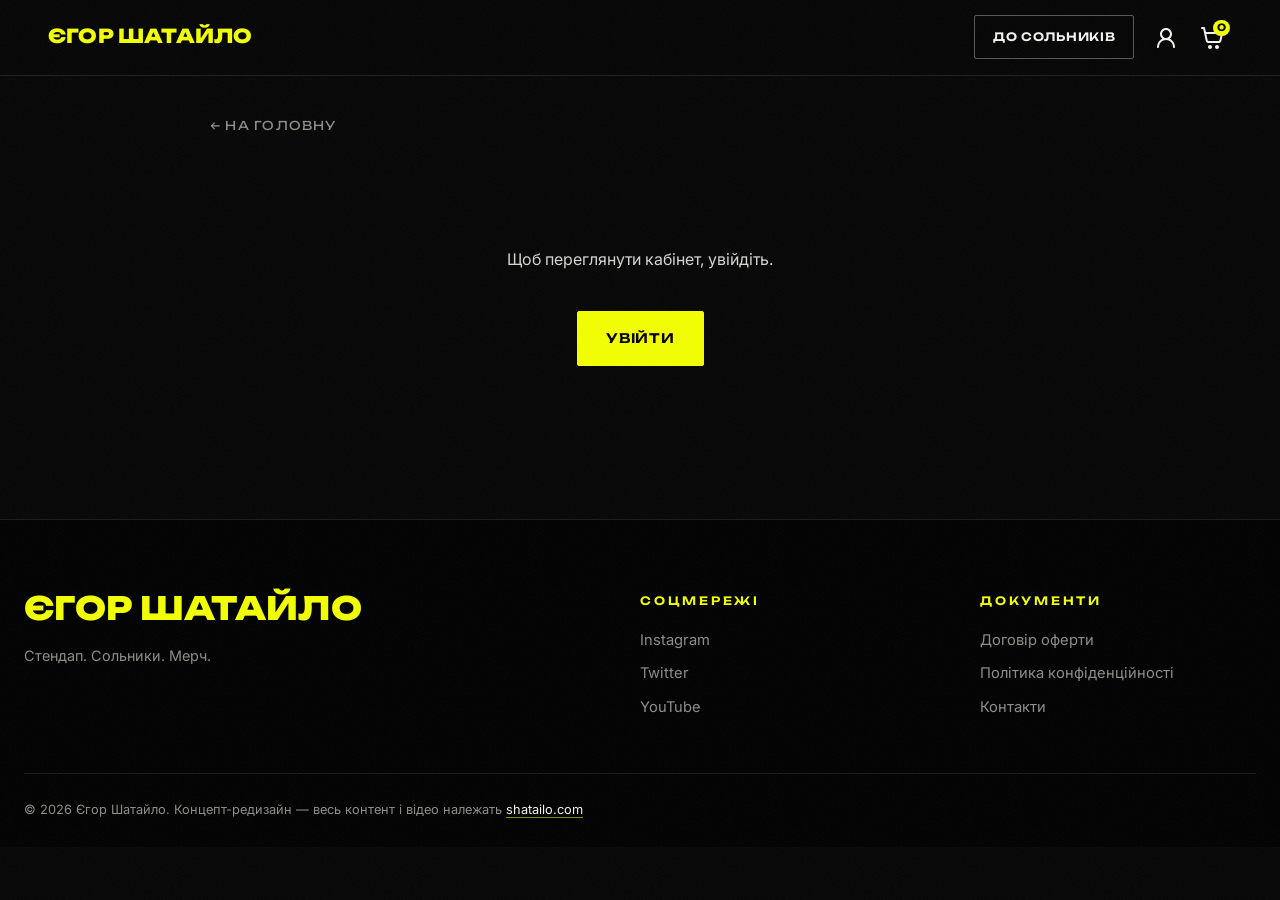
<file: account.html>
<!DOCTYPE html>
<html lang="uk">
<head>
  <meta charset="UTF-8">
  <meta name="viewport" content="width=device-width, initial-scale=1.0">
  <title>Особистий кабінет — Єгор Шатайло</title>
  <meta name="description" content="Особистий кабінет: ваші сольники, замовлення, профіль.">
  <meta name="robots" content="noindex">

  <link rel="icon" href="/assets/logo.svg" type="image/svg+xml">
  <link rel="preconnect" href="https://fonts.googleapis.com">
  <link rel="preconnect" href="https://fonts.gstatic.com" crossorigin>
  <link href="https://fonts.googleapis.com/css2?family=Unbounded:wght@300;400;600;700;800;900&family=Inter:wght@400;500;600&display=swap" rel="stylesheet">
  <link rel="stylesheet" href="/css/style.css">
</head>
<body>

  <div class="noise" aria-hidden="true"></div>
  <div class="cursor" id="cursor" aria-hidden="true"></div>
  <div class="cursor-ring" id="cursorRing" aria-hidden="true"></div>

  <header class="header header--solid">
    <a href="/" class="header__logo" data-hover aria-label="Єгор Шатайло — на головну">
      <span class="logo-text">Єгор Шатайло</span>
    </a>
    <a href="/#solnyky" class="btn btn--ghost btn--sm header__cta" data-hover>До сольників</a>
  </header>

  <main class="legal legal--account">
    <section class="legal__hero">
      <div class="legal__inner">
        <a href="/" class="legal__back" data-hover>← На головну</a>
      </div>
    </section>

    <section class="legal__content">
      <div class="legal__inner" data-account-page></div>
    </section>
  </main>

  <footer class="footer">
    <div class="container footer__grid">
      <div class="footer__brand">
        <span class="logo-text logo-text--lg">Єгор Шатайло</span>
        <p>Стендап. Сольники. Мерч.</p>
      </div>
      <nav class="footer__col" aria-label="Соцмережі">
        <h4>Соцмережі</h4>
        <a href="https://www.instagram.com/egorshatailo/" target="_blank" rel="noopener" data-hover>Instagram</a>
        <a href="https://twitter.com/shatailer" target="_blank" rel="noopener" data-hover>Twitter</a>
        <a href="https://www.youtube.com/results?search_query=%D1%94%D0%B3%D0%BE%D1%80+%D1%88%D0%B0%D1%82%D0%B0%D0%B9%D0%BB%D0%BE" target="_blank" rel="noopener" data-hover>YouTube</a>
      </nav>
      <nav class="footer__col" aria-label="Документи">
        <h4>Документи</h4>
        <a href="/dogovir-oferty" data-hover>Договір оферти</a>
        <a href="/privacy-policy" data-hover>Політика конфіденційності</a>
        <a href="/contact" data-hover>Контакти</a>
      </nav>
    </div>
    <div class="container footer__bottom">
      <p>© <span id="footerYear">2026</span> Єгор Шатайло. Концепт-редизайн — весь контент і відео належать <a href="https://shatailo.com/" target="_blank" rel="noopener" data-hover>shatailo.com</a></p>
    </div>
  </footer>

  <script src="/js/store.js"></script>
  <script src="/js/page.js"></script>
</body>
</html>
</file>
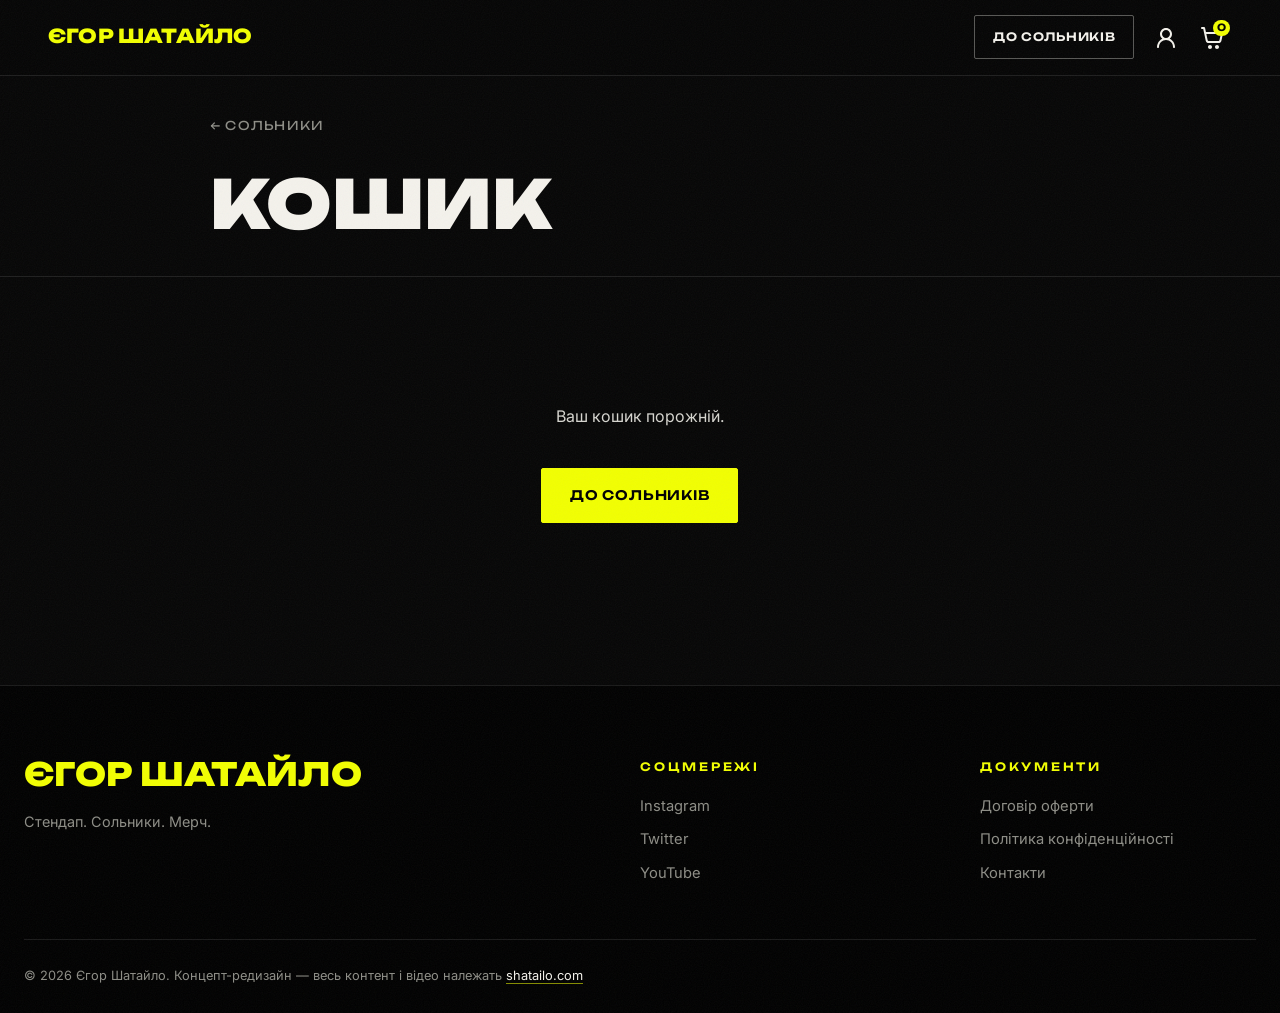
<file: cart.html>
<!DOCTYPE html>
<html lang="uk">
<head>
  <meta charset="UTF-8">
  <meta name="viewport" content="width=device-width, initial-scale=1.0">
  <title>Кошик — Єгор Шатайло</title>
  <meta name="description" content="Ваш кошик — сольники Єгора Шатайла.">
  <meta name="robots" content="noindex">

  <link rel="icon" href="/assets/logo.svg" type="image/svg+xml">
  <link rel="preconnect" href="https://fonts.googleapis.com">
  <link rel="preconnect" href="https://fonts.gstatic.com" crossorigin>
  <link href="https://fonts.googleapis.com/css2?family=Unbounded:wght@300;400;600;700;800;900&family=Inter:wght@400;500;600&display=swap" rel="stylesheet">
  <link rel="stylesheet" href="/css/style.css">
</head>
<body>

  <div class="noise" aria-hidden="true"></div>
  <div class="cursor" id="cursor" aria-hidden="true"></div>
  <div class="cursor-ring" id="cursorRing" aria-hidden="true"></div>

  <header class="header header--solid">
    <a href="/" class="header__logo" data-hover aria-label="Єгор Шатайло — на головну">
      <span class="logo-text">Єгор Шатайло</span>
    </a>
    <a href="/#solnyky" class="btn btn--ghost btn--sm header__cta" data-hover>До сольників</a>
  </header>

  <main class="legal">
    <section class="legal__hero">
      <div class="legal__inner">
        <a href="/#solnyky" class="legal__back" data-hover>← Сольники</a>
        <h1 class="legal__title">Кошик</h1>
      </div>
    </section>

    <section class="legal__content">
      <div class="legal__inner" data-cart-page></div>
    </section>
  </main>

  <footer class="footer">
    <div class="container footer__grid">
      <div class="footer__brand">
        <span class="logo-text logo-text--lg">Єгор Шатайло</span>
        <p>Стендап. Сольники. Мерч.</p>
      </div>
      <nav class="footer__col" aria-label="Соцмережі">
        <h4>Соцмережі</h4>
        <a href="https://www.instagram.com/egorshatailo/" target="_blank" rel="noopener" data-hover>Instagram</a>
        <a href="https://twitter.com/shatailer" target="_blank" rel="noopener" data-hover>Twitter</a>
        <a href="https://www.youtube.com/results?search_query=%D1%94%D0%B3%D0%BE%D1%80+%D1%88%D0%B0%D1%82%D0%B0%D0%B9%D0%BB%D0%BE" target="_blank" rel="noopener" data-hover>YouTube</a>
      </nav>
      <nav class="footer__col" aria-label="Документи">
        <h4>Документи</h4>
        <a href="/dogovir-oferty" data-hover>Договір оферти</a>
        <a href="/privacy-policy" data-hover>Політика конфіденційності</a>
        <a href="/contact" data-hover>Контакти</a>
      </nav>
    </div>
    <div class="container footer__bottom">
      <p>© <span id="footerYear">2026</span> Єгор Шатайло. Концепт-редизайн — весь контент і відео належать <a href="https://shatailo.com/" target="_blank" rel="noopener" data-hover>shatailo.com</a></p>
    </div>
  </footer>

  <script src="/js/store.js"></script>
  <script src="/js/page.js"></script>
</body>
</html>
</file>
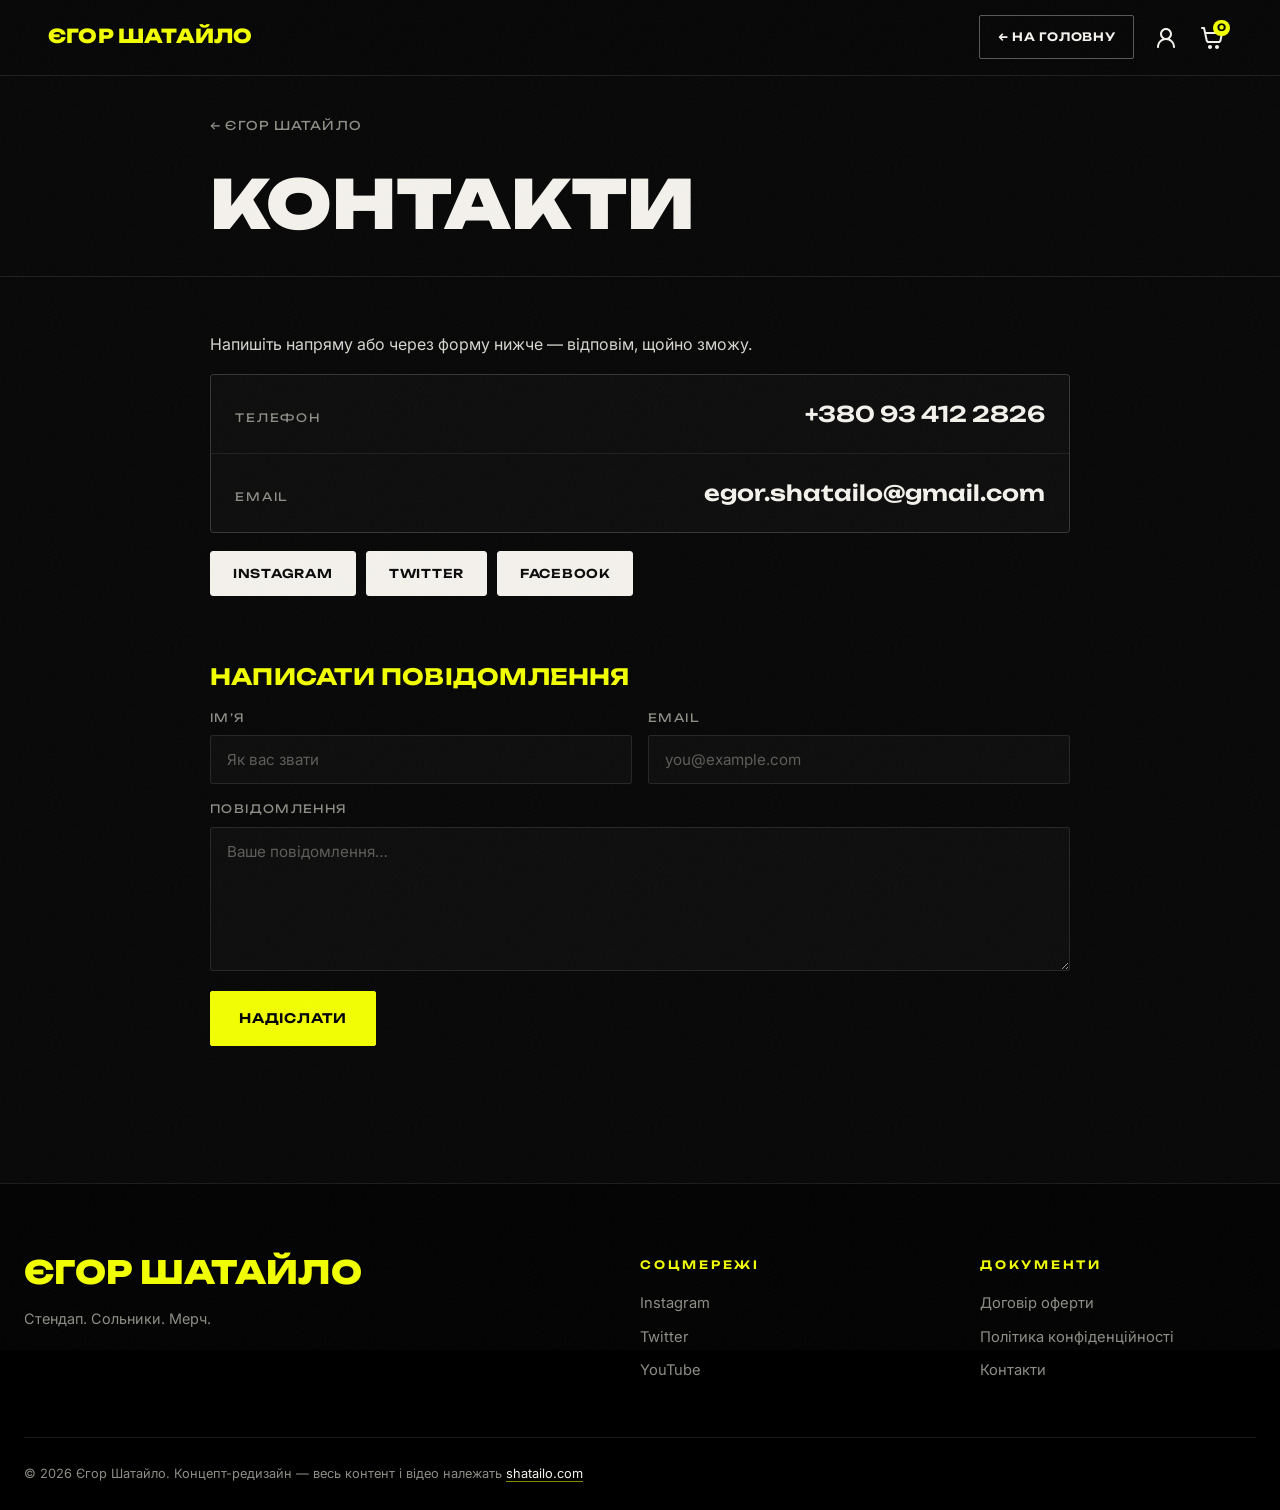
<file: contact.html>
<!DOCTYPE html>
<html lang="uk">
<head>
  <meta charset="UTF-8">
  <meta name="viewport" content="width=device-width, initial-scale=1.0">
  <title>Контакти — Єгор Шатайло</title>
  <meta name="description" content="Контакти Єгора Шатайла: телефон, email, соцмережі та форма зв’язку.">

  <link rel="icon" href="/assets/logo.svg" type="image/svg+xml">
  <link rel="preconnect" href="https://fonts.googleapis.com">
  <link rel="preconnect" href="https://fonts.gstatic.com" crossorigin>
  <link href="https://fonts.googleapis.com/css2?family=Unbounded:wght@300;400;600;700;800;900&family=Inter:wght@400;500;600&display=swap" rel="stylesheet">
  <link rel="stylesheet" href="/css/style.css">
</head>
<body>

  <div class="noise" aria-hidden="true"></div>
  <div class="cursor" id="cursor" aria-hidden="true"></div>
  <div class="cursor-ring" id="cursorRing" aria-hidden="true"></div>

  <header class="header header--solid">
    <a href="/" class="header__logo" data-hover aria-label="Єгор Шатайло — на головну">
      <span class="logo-text">Єгор Шатайло</span>
    </a>
    <a href="/" class="btn btn--ghost btn--sm" data-hover>← На головну</a>
  </header>

  <main class="legal">
    <section class="legal__hero">
      <div class="legal__inner">
        <a href="/" class="legal__back" data-hover>← Єгор Шатайло</a>
        <h1 class="legal__title">Контакти</h1>
      </div>
    </section>

    <section class="legal__content">
      <div class="legal__inner contact">
        <p class="contact__intro">Напишіть напряму або через форму нижче — відповім, щойно зможу.</p>

        <div class="contact__direct">
          <a class="contact__line" href="tel:+380934122826" data-hover>
            <span class="contact__label">Телефон</span>
            <span class="contact__value">+380 93 412 2826</span>
          </a>
          <a class="contact__line" href="mailto:egor.shatailo@gmail.com" data-hover>
            <span class="contact__label">Email</span>
            <span class="contact__value">egor.shatailo@gmail.com</span>
          </a>
        </div>

        <div class="contact__socials">
          <a href="https://www.instagram.com/egorshatailo/" target="_blank" rel="noopener" data-hover>Instagram</a>
          <a href="https://twitter.com/shatailer" target="_blank" rel="noopener" data-hover>Twitter</a>
          <a href="https://www.facebook.com/%D0%84%D0%B3%D0%BE%D1%80-%D0%A8%D0%B0%D1%82%D0%B0%D0%B9%D0%BB%D0%BE-%D0%9F%D1%83%D0%B1%D0%BB%D1%96%D1%87%D0%BD%D0%B0-%D0%A1%D1%82%D0%BE%D1%80%D1%96%D0%BD%D0%BA%D0%B0-106390265005034" target="_blank" rel="noopener" data-hover>Facebook</a>
        </div>

        <h2>Написати повідомлення</h2>
        <form class="cform" id="contactForm" novalidate>
          <!-- Web3Forms: публічний ключ, шле напряму з сайту (recipient налаштовується в дашборді Web3Forms) -->
          <input type="hidden" name="access_key" value="873f277a-ff54-4b22-9f37-6aedfde2ce87">
          <input type="hidden" name="subject" value="Нова заявка з сайту — new.shatailo.com">
          <input type="hidden" name="from_name" value="Сайт Єгора Шатайла">
          <input type="hidden" name="from_page" value="new.shatailo.com/contact">

          <div class="cform__row">
            <label class="cform__field">
              <span>Ім’я</span>
              <input type="text" name="name" required autocomplete="name" placeholder="Як вас звати">
            </label>
            <label class="cform__field">
              <span>Email</span>
              <input type="email" name="email" required autocomplete="email" placeholder="you@example.com">
            </label>
          </div>

          <label class="cform__field">
            <span>Повідомлення</span>
            <textarea name="message" rows="6" required placeholder="Ваше повідомлення…"></textarea>
          </label>

          <input type="checkbox" name="botcheck" class="cform__hp" tabindex="-1" autocomplete="off" aria-hidden="true">

          <button type="submit" class="btn btn--solid cform__submit" data-hover data-magnetic>Надіслати</button>
          <p class="cform__status" id="cformStatus" role="status" aria-live="polite"></p>
        </form>
      </div>
    </section>
  </main>

  <footer class="footer">
    <div class="container footer__grid">
      <div class="footer__brand">
        <span class="logo-text logo-text--lg">Єгор Шатайло</span>
        <p>Стендап. Сольники. Мерч.</p>
      </div>
      <nav class="footer__col" aria-label="Соцмережі">
        <h4>Соцмережі</h4>
        <a href="https://www.instagram.com/egorshatailo/" target="_blank" rel="noopener" data-hover>Instagram</a>
        <a href="https://twitter.com/shatailer" target="_blank" rel="noopener" data-hover>Twitter</a>
        <a href="https://www.youtube.com/results?search_query=%D1%94%D0%B3%D0%BE%D1%80+%D1%88%D0%B0%D1%82%D0%B0%D0%B9%D0%BB%D0%BE" target="_blank" rel="noopener" data-hover>YouTube</a>
      </nav>
      <nav class="footer__col" aria-label="Документи">
        <h4>Документи</h4>
        <a href="/dogovir-oferty" data-hover>Договір оферти</a>
        <a href="/privacy-policy" data-hover>Політика конфіденційності</a>
        <a href="/contact" data-hover>Контакти</a>
      </nav>
    </div>
    <div class="container footer__bottom">
      <p>© <span id="footerYear">2026</span> Єгор Шатайло. Концепт-редизайн — весь контент і відео належать <a href="https://shatailo.com/" target="_blank" rel="noopener" data-hover>shatailo.com</a></p>
    </div>
  </footer>

  <script src="/js/store.js"></script>
  <script src="/js/page.js"></script>
  <script src="/js/contact.js"></script>
</body>
</html>
</file>
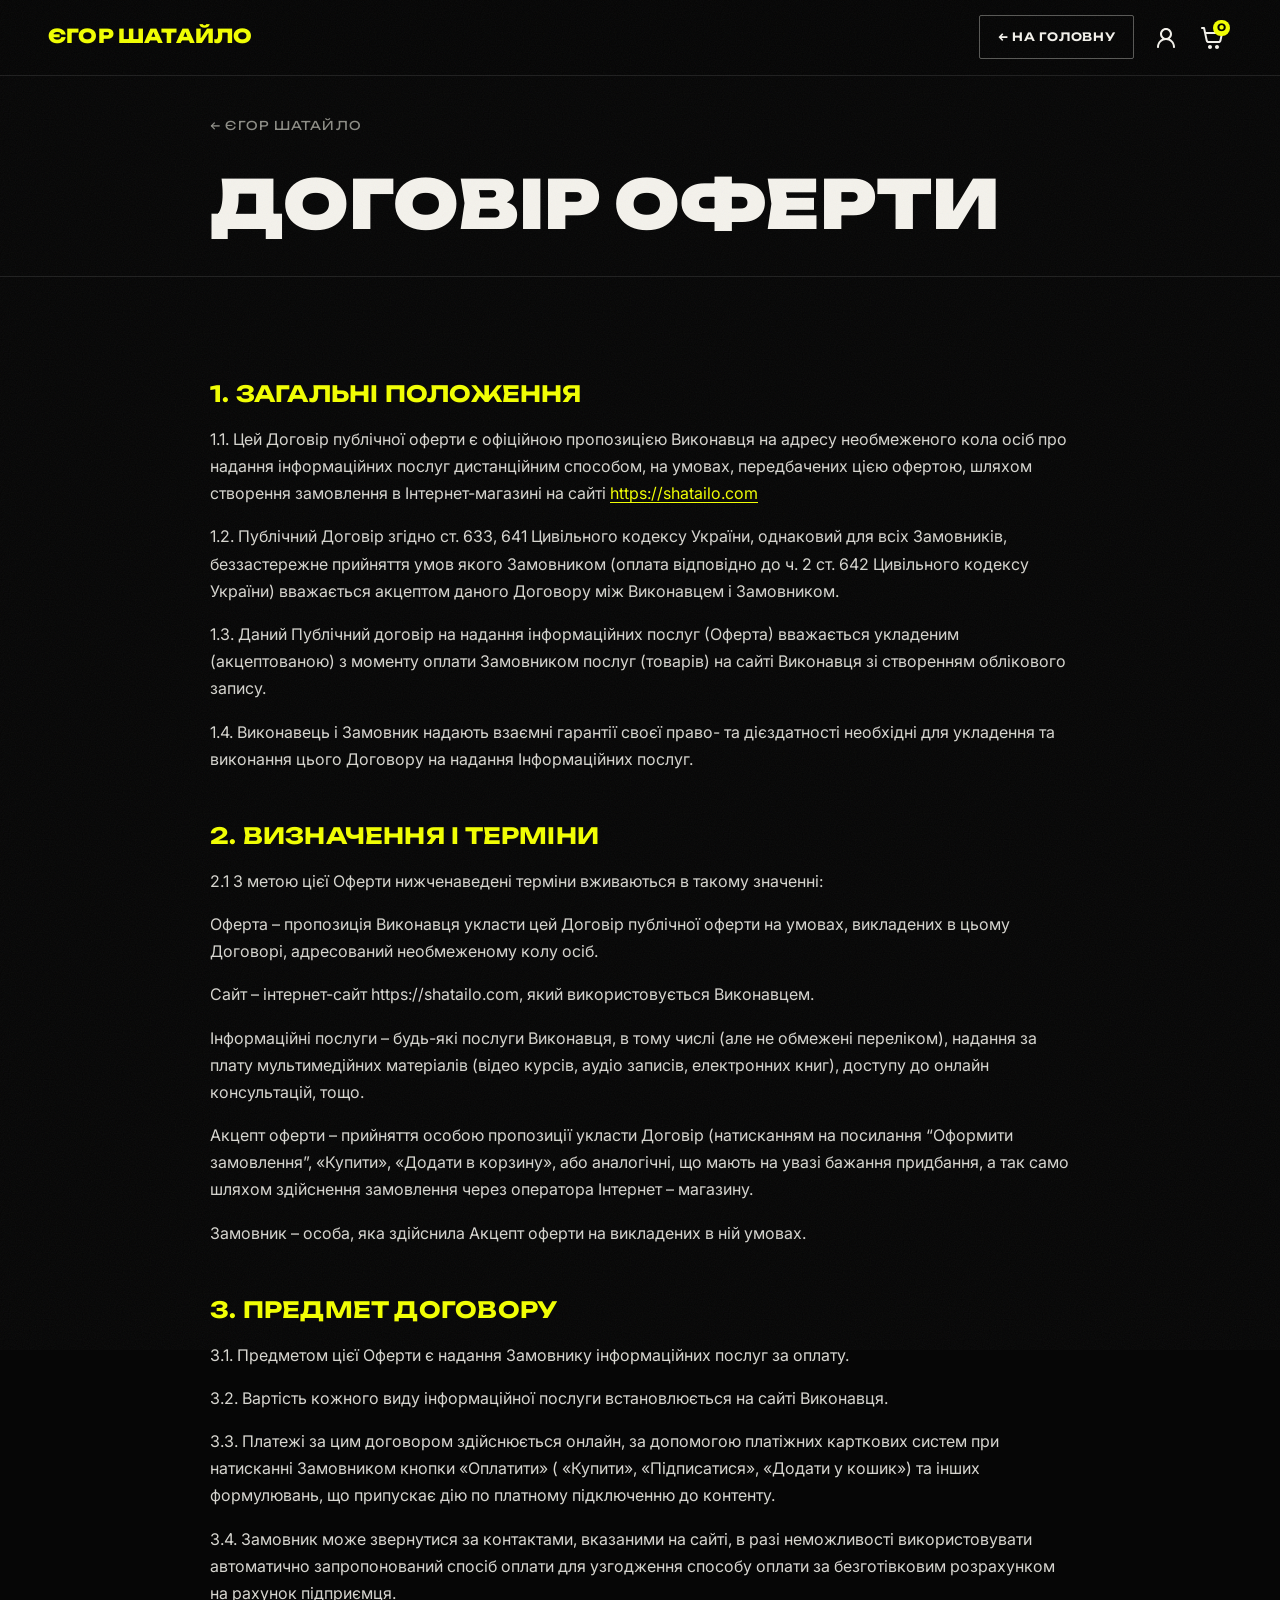
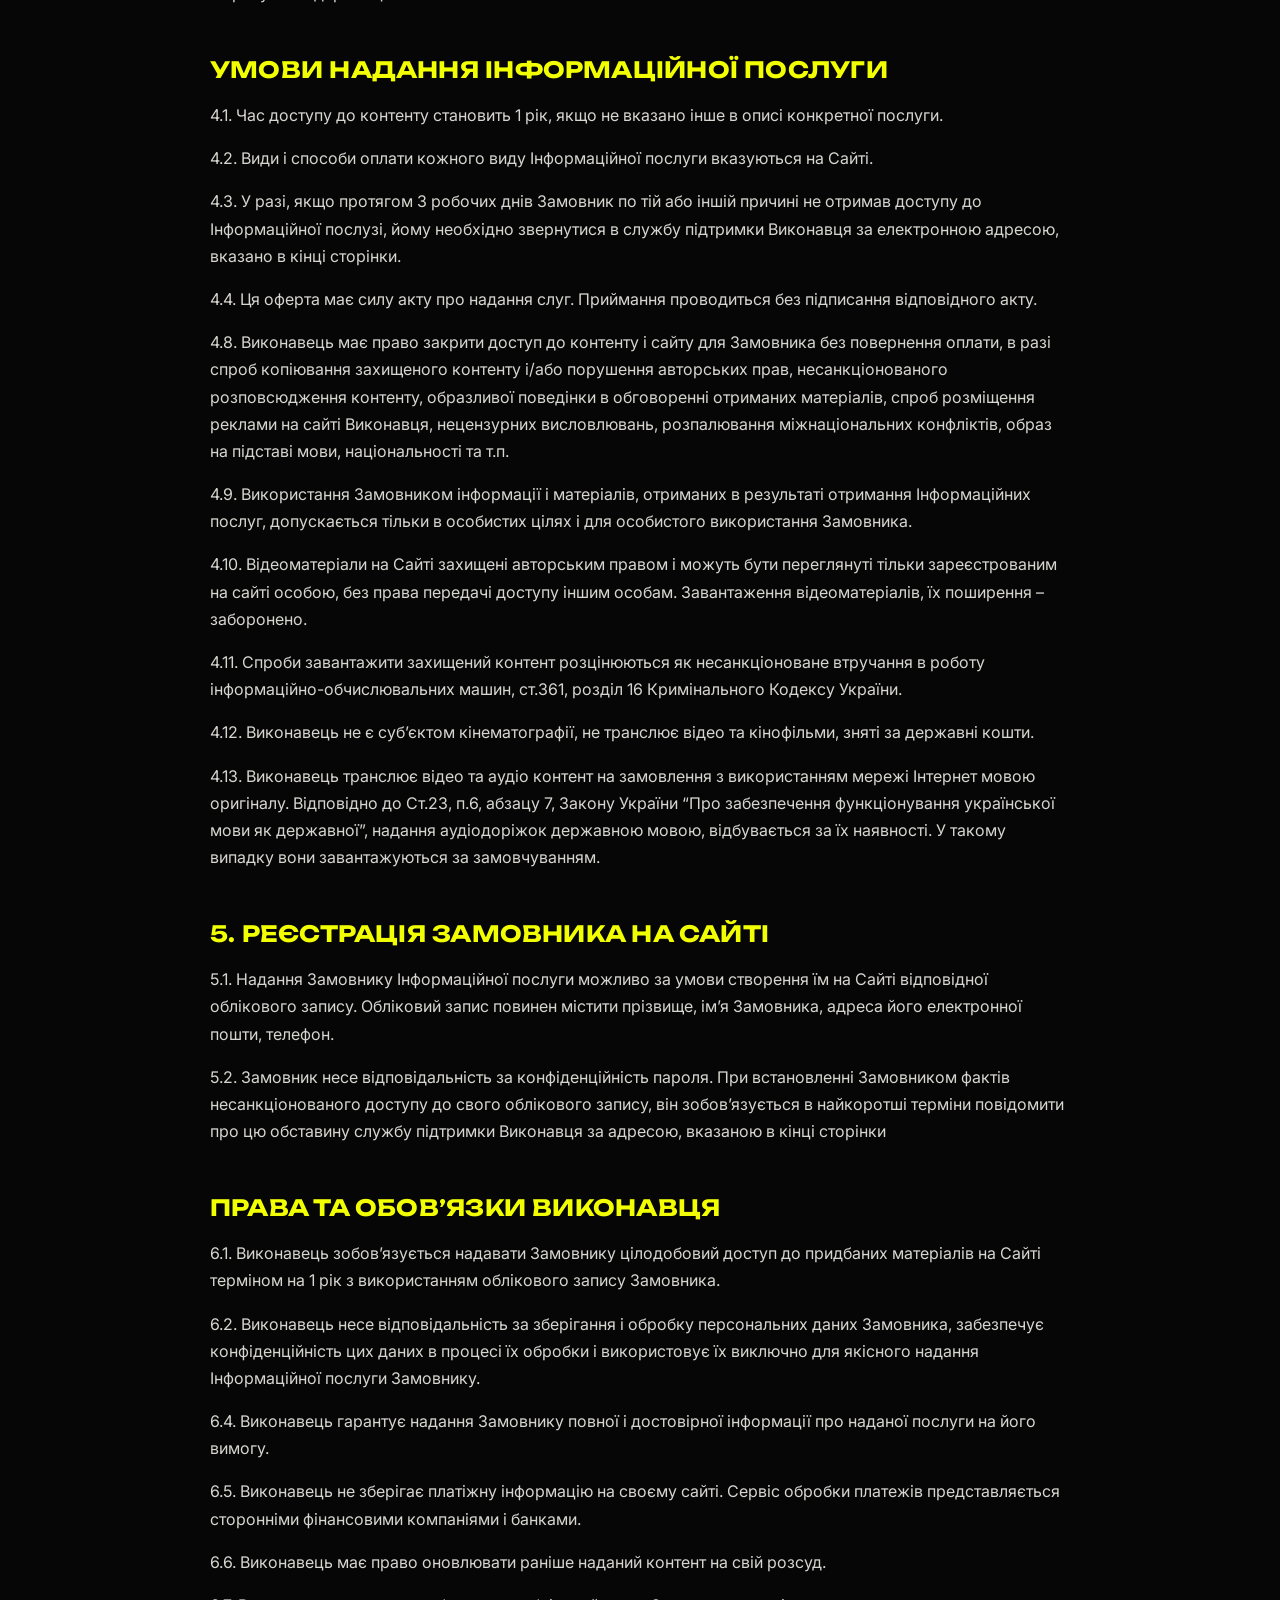
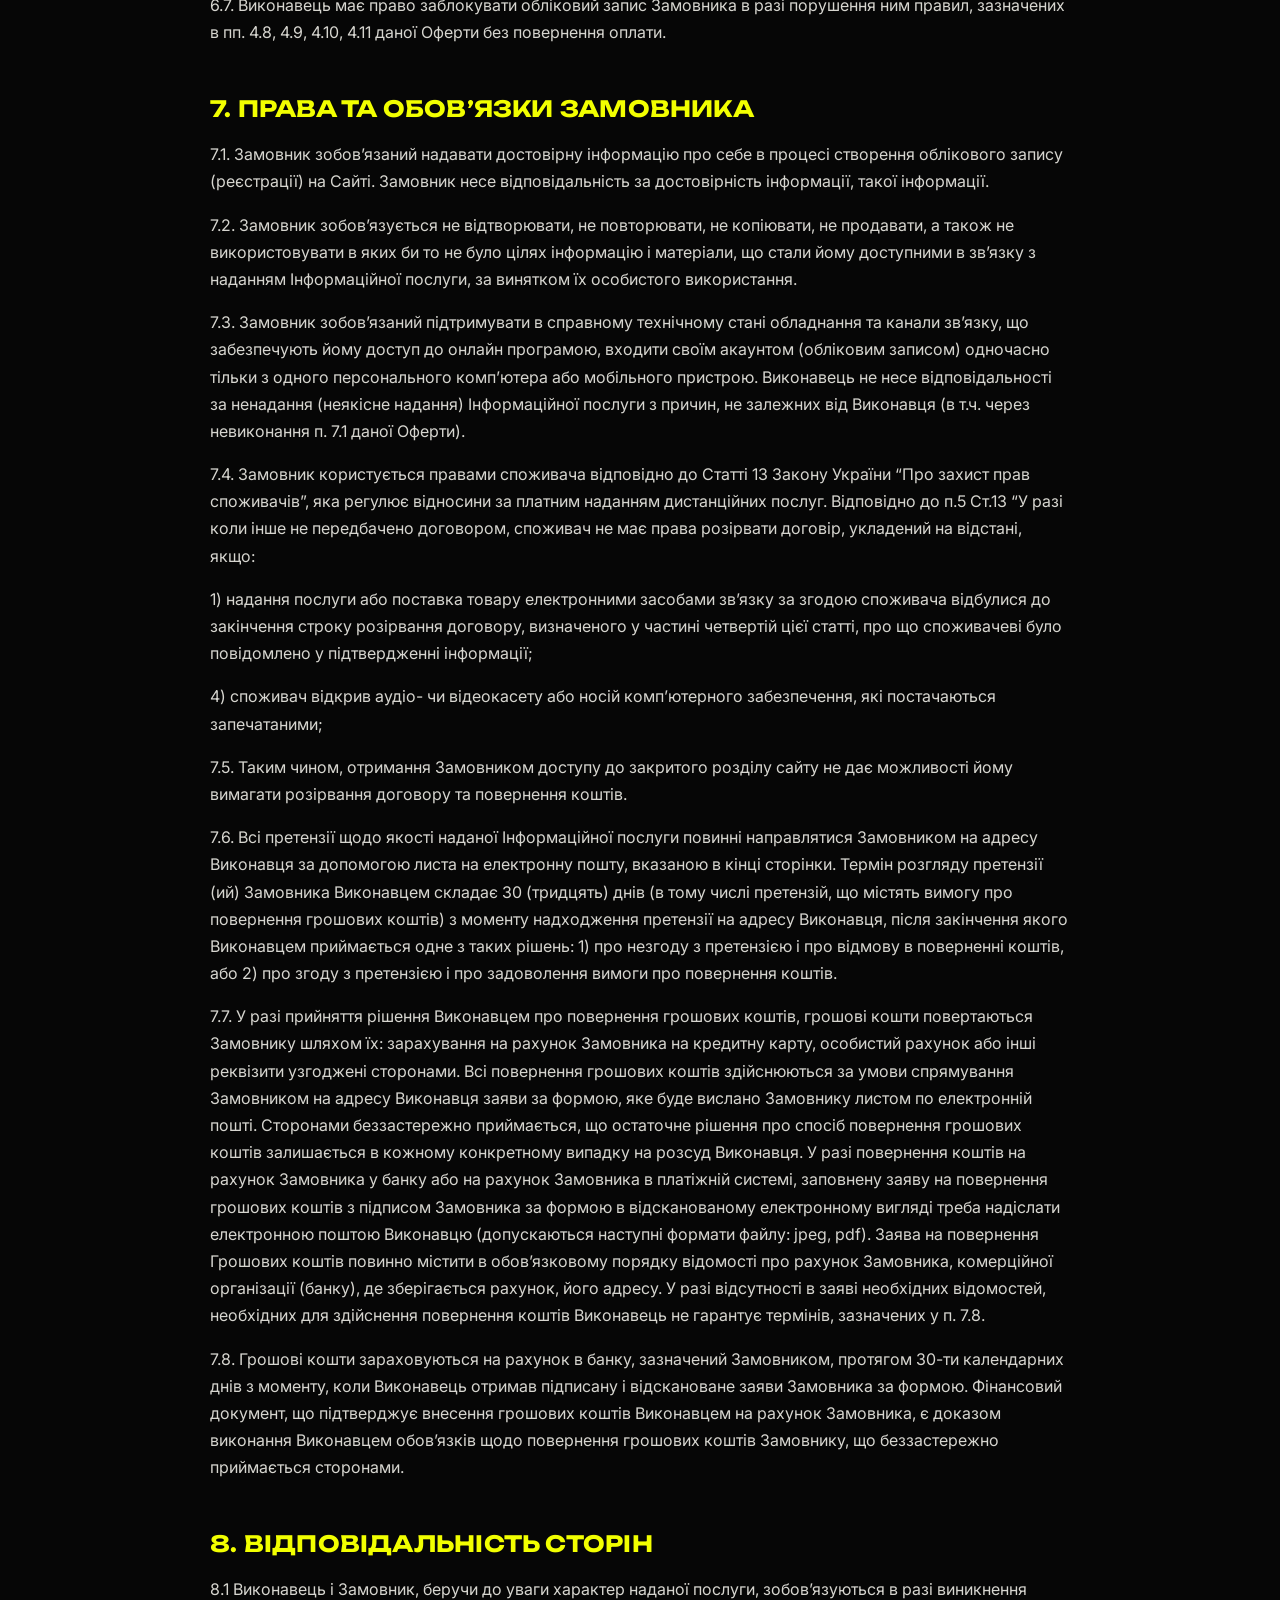
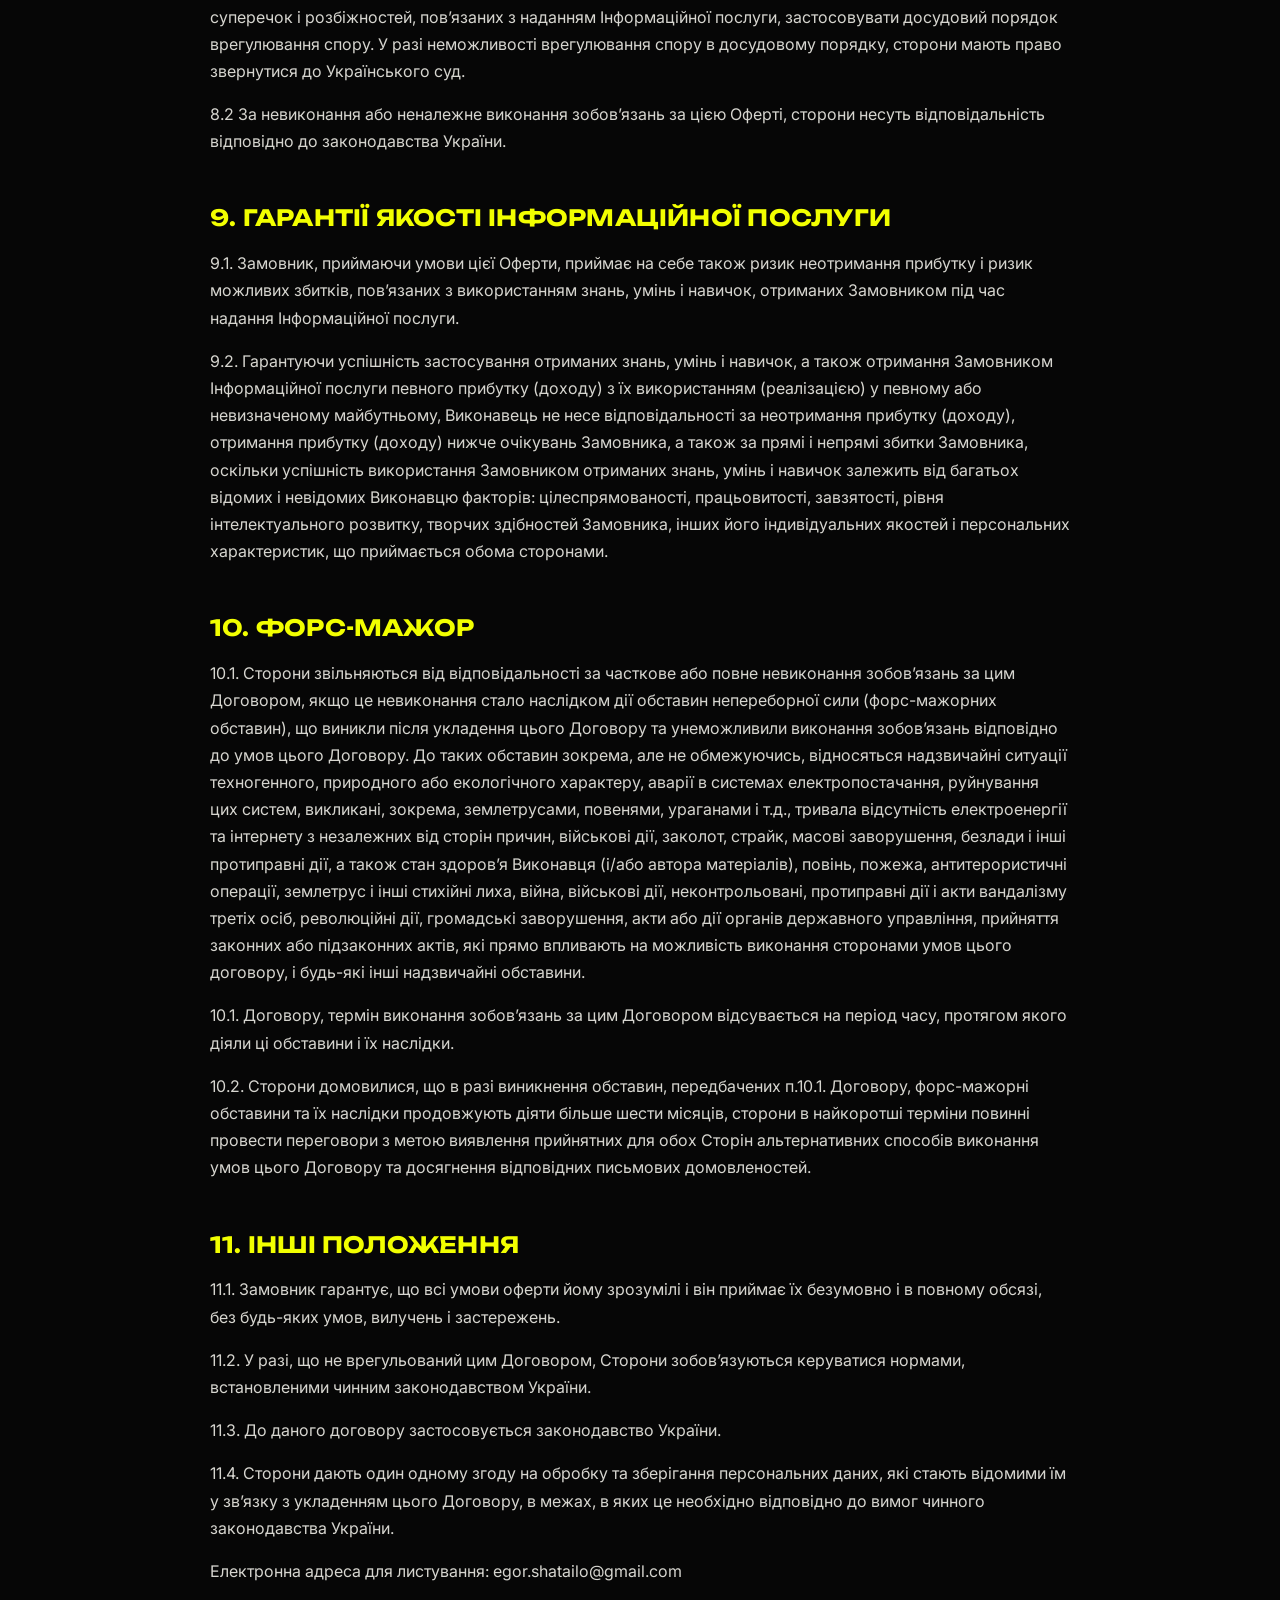
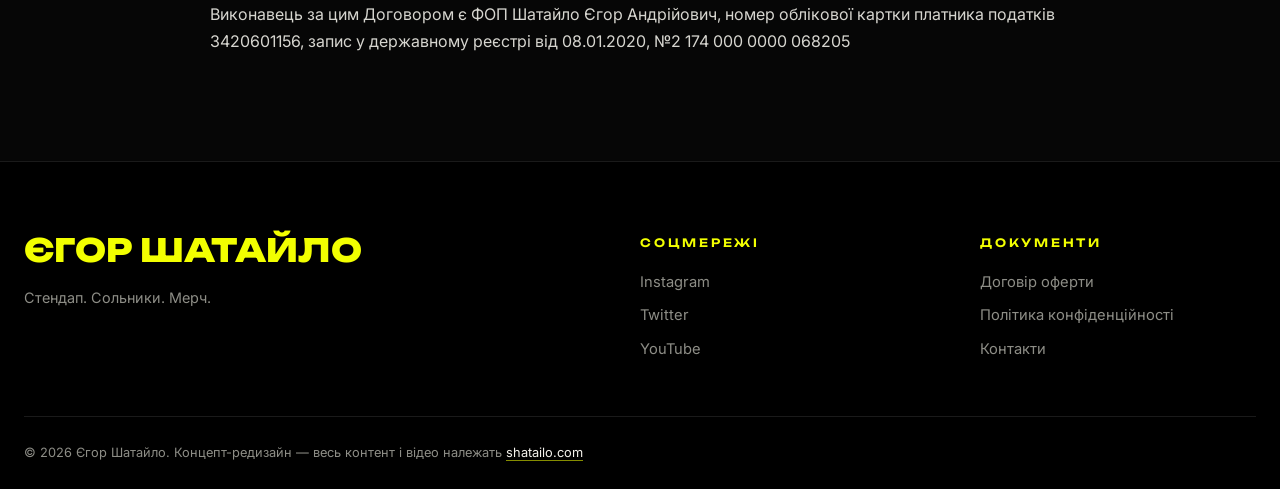
<file: dogovir-oferty.html>
<!DOCTYPE html>
<html lang="uk">
<head>
  <meta charset="UTF-8">
  <meta name="viewport" content="width=device-width, initial-scale=1.0">
  <title>Договір оферти — Єгор Шатайло</title>
  <meta name="description" content="Договір публічної оферти на надання інформаційних послуг — Єгор Шатайло.">
  <meta name="robots" content="noindex">

  <link rel="icon" href="/assets/logo.svg" type="image/svg+xml">
  <link rel="preconnect" href="https://fonts.googleapis.com">
  <link rel="preconnect" href="https://fonts.gstatic.com" crossorigin>
  <link href="https://fonts.googleapis.com/css2?family=Unbounded:wght@300;400;600;700;800;900&family=Inter:wght@400;500;600&display=swap" rel="stylesheet">
  <link rel="stylesheet" href="/css/style.css">
</head>
<body>

  <div class="noise" aria-hidden="true"></div>
  <div class="cursor" id="cursor" aria-hidden="true"></div>
  <div class="cursor-ring" id="cursorRing" aria-hidden="true"></div>

  <header class="header header--solid">
    <a href="/" class="header__logo" data-hover aria-label="Єгор Шатайло — на головну">
      <span class="logo-text">Єгор Шатайло</span>
    </a>
    <a href="/" class="btn btn--ghost btn--sm" data-hover>← На головну</a>
  </header>

  <main class="legal">
    <section class="legal__hero">
      <div class="legal__inner">
        <a href="/" class="legal__back" data-hover>← Єгор Шатайло</a>
        <h1 class="legal__title">Договір оферти</h1>
      </div>
    </section>

    <section class="legal__content">
      <div class="legal__inner">

        <h2>1. ЗАГАЛЬНІ ПОЛОЖЕННЯ</h2>
        <p>1.1. Цей Договір публічної оферти є офіційною пропозицією Виконавця на адресу необмеженого кола осіб про надання інформаційних послуг дистанційним способом, на умовах, передбачених цією офертою, шляхом створення замовлення в Інтернет-магазині на сайті <a href="https://shatailo.com" target="_blank" rel="noopener">https://shatailo.com</a></p>
        <p>1.2. Публічний Договір згідно ст. 633, 641 Цивільного кодексу України, однаковий для всіх Замовників, беззастережне прийняття умов якого Замовником (оплата відповідно до ч. 2 ст. 642 Цивільного кодексу України) вважається акцептом даного Договору між Виконавцем і Замовником.</p>
        <p>1.3. Даний Публічний договір на надання інформаційних послуг (Оферта) вважається укладеним (акцептованою) з моменту оплати Замовником послуг (товарів) на сайті Виконавця зі створенням облікового запису.</p>
        <p>1.4. Виконавець і Замовник надають взаємні гарантії своєї право- та дієздатності необхідні для укладення та виконання цього Договору на надання Інформаційних послуг.</p>

        <h2>2. ВИЗНАЧЕННЯ І ТЕРМІНИ</h2>
        <p>2.1 З метою цієї Оферти нижченаведені терміни вживаються в такому значенні:</p>
        <p>Оферта – пропозиція Виконавця укласти цей Договір публічної оферти на умовах, викладених в цьому Договорі, адресований необмеженому колу осіб.</p>
        <p>Сайт – інтернет-сайт https://shatailo.com, який використовується Виконавцем.</p>
        <p>Інформаційні послуги – будь-які послуги Виконавця, в тому числі (але не обмежені переліком), надання за плату мультимедійних матеріалів (відео курсів, аудіо записів, електронних книг), доступу до онлайн консультацій, тощо.</p>
        <p>Акцепт оферти – прийняття особою пропозиції укласти Договір (натисканням на посилання “Оформити замовлення”, «Купити», «Додати в корзину», або аналогічні, що мають на увазі бажання придбання, а так само шляхом здійснення замовлення через оператора Інтернет – магазину.</p>
        <p>Замовник – особа, яка здійснила Акцепт оферти на викладених в ній умовах.</p>

        <h2>3. ПРЕДМЕТ ДОГОВОРУ</h2>
        <p>3.1. Предметом цієї Оферти є надання Замовнику інформаційних послуг за оплату.</p>
        <p>3.2. Вартість кожного виду інформаційної послуги встановлюється на сайті Виконавця.</p>
        <p>3.3. Платежі за цим договором здійснюється онлайн, за допомогою платіжних карткових систем при натисканні Замовником кнопки «Оплатити» ( «Купити», «Підписатися», «Додати у кошик») та інших формулювань, що припускає дію по платному підключенню до контенту.</p>
        <p>3.4. Замовник може звернутися за контактами, вказаними на сайті, в разі неможливості використовувати автоматично запропонований спосіб оплати для узгодження способу оплати за безготівковим розрахунком на рахунок підприємця.</p>

        <h2>УМОВИ НАДАННЯ ІНФОРМАЦІЙНОЇ ПОСЛУГИ</h2>
        <p>4.1. Час доступу до контенту становить 1 рік, якщо не вказано інше в описі конкретної послуги.</p>
        <p>4.2. Види і способи оплати кожного виду Інформаційної послуги вказуються на Сайті.</p>
        <p>4.3. У разі, якщо протягом 3 робочих днів Замовник по тій або іншій причині не отримав доступу до Інформаційної послузі, йому необхідно звернутися в службу підтримки Виконавця за електронною адресою, вказано в кінці сторінки.</p>
        <p>4.4. Ця оферта має силу акту про надання слуг. Приймання проводиться без підписання відповідного акту.</p>
        <p>4.8. Виконавець має право закрити доступ до контенту і сайту для Замовника без повернення оплати, в разі спроб копіювання захищеного контенту і/або порушення авторських прав, несанкціонованого розповсюдження контенту, образливої ​​поведінки в обговоренні отриманих матеріалів, спроб розміщення реклами на сайті Виконавця, нецензурних висловлювань, розпалювання міжнаціональних конфліктів, образ на підставі мови, національності та т.п.</p>
        <p>4.9. Використання Замовником інформації і матеріалів, отриманих в результаті отримання Інформаційних послуг, допускається тільки в особистих цілях і для особистого використання Замовника.</p>
        <p>4.10. Відеоматеріали на Сайті захищені авторським правом і можуть бути переглянуті тільки зареєстрованим на сайті особою, без права передачі доступу іншим особам. Завантаження відеоматеріалів, їх поширення – заборонено.</p>
        <p>4.11. Спроби завантажити захищений контент розцінюються як несанкціоноване втручання в роботу інформаційно-обчислювальних машин, ст.361, розділ 16 Кримінального Кодексу України.</p>
        <p>4.12. Виконавець не є суб’єктом кінематографії, не транслює відео та кінофільми, зняті за державні кошти.</p>
        <p>4.13. Виконавець транслює відео та аудіо контент на замовлення з використанням мережі Інтернет мовою оригіналу. Відповідно до Ст.23, п.6, абзацу 7, Закону України “Про забезпечення функціонування української мови як державної”, надання аудіодоріжок державною мовою, відбувається за їх наявності. У такому випадку вони завантажуються за замовчуванням.</p>

        <h2>5. РЕЄСТРАЦІЯ ЗАМОВНИКА НА САЙТІ</h2>
        <p>5.1. Надання Замовнику Інформаційної послуги можливо за умови створення їм на Сайті відповідної облікового запису. Обліковий запис повинен містити прізвище, ім’я Замовника, адреса його електронної пошти, телефон.</p>
        <p>5.2. Замовник несе відповідальність за конфіденційність пароля. При встановленні Замовником фактів несанкціонованого доступу до свого облікового запису, він зобов’язується в найкоротші терміни повідомити про цю обставину службу підтримки Виконавця за адресою, вказаною в кінці сторінки</p>

        <h2>ПРАВА ТА ОБОВ’ЯЗКИ ВИКОНАВЦЯ</h2>
        <p>6.1. Виконавець зобов’язується надавати Замовнику цілодобовий доступ до придбаних матеріалів на Сайті терміном на 1 рік з використанням облікового запису Замовника.</p>
        <p>6.2. Виконавець несе відповідальність за зберігання і обробку персональних даних Замовника, забезпечує конфіденційність цих даних в процесі їх обробки і використовує їх виключно для якісного надання Інформаційної послуги Замовнику.</p>
        <p>6.4. Виконавець гарантує надання Замовнику повної і достовірної інформації про наданої послуги на його вимогу.</p>
        <p>6.5. Виконавець не зберігає платіжну інформацію на своєму сайті. Сервіс обробки платежів представляється сторонніми фінансовими компаніями і банками.</p>
        <p>6.6. Виконавець має право оновлювати раніше наданий контент на свій розсуд.</p>
        <p>6.7. Виконавець має право заблокувати обліковий запис Замовника в разі порушення ним правил, зазначених в пп. 4.8, 4.9, 4.10, 4.11 даної Оферти без повернення оплати.</p>

        <h2>7. ПРАВА ТА ОБОВ’ЯЗКИ ЗАМОВНИКА</h2>
        <p>7.1. Замовник зобов’язаний надавати достовірну інформацію про себе в процесі створення облікового запису (реєстрації) на Сайті. Замовник несе відповідальність за достовірність інформації, такої інформації.</p>
        <p>7.2. Замовник зобов’язується не відтворювати, не повторювати, не копіювати, не продавати, а також не використовувати в яких би то не було цілях інформацію і матеріали, що стали йому доступними в зв’язку з наданням Інформаційної послуги, за винятком їх особистого використання.</p>
        <p>7.3. Замовник зобов’язаний підтримувати в справному технічному стані обладнання та канали зв’язку, що забезпечують йому доступ до онлайн програмою, входити своїм акаунтом (обліковим записом) одночасно тільки з одного персонального комп’ютера або мобільного пристрою. Виконавець не несе відповідальності за ненадання (неякісне надання) Інформаційної послуги з причин, не залежних від Виконавця (в т.ч. через невиконання п. 7.1 даної Оферти).</p>
        <p>7.4. Замовник користується правами споживача відповідно до Статті 13 Закону України “Про захист прав споживачів”, яка регулює відносини за платним наданням дистанційних послуг. Відповідно до п.5 Ст.13 “У разі коли інше не передбачено договором, споживач не має права розірвати договір, укладений на відстані, якщо:</p>
        <p>1) надання послуги або поставка товару електронними засобами зв’язку за згодою споживача відбулися до закінчення строку розірвання договору, визначеного у частині четвертій цієї статті, про що споживачеві було повідомлено у підтвердженні інформації;</p>
        <p>4) споживач відкрив аудіо- чи відеокасету або носій комп’ютерного забезпечення, які постачаються запечатаними;</p>
        <p>7.5. Таким чином, отримання Замовником доступу до закритого розділу сайту не дає можливості йому вимагати розірвання договору та повернення коштів.</p>
        <p>7.6. Всі претензії щодо якості наданої Інформаційної послуги повинні направлятися Замовником на адресу Виконавця за допомогою листа на електронну пошту, вказаною в кінці сторінки. Термін розгляду претензії (ий) Замовника Виконавцем складає 30 (тридцять) днів (в тому числі претензій, що містять вимогу про повернення грошових коштів) з моменту надходження претензії на адресу Виконавця, після закінчення якого Виконавцем приймається одне з таких рішень: 1) про незгоду з претензією і про відмову в поверненні коштів, або 2) про згоду з претензією і про задоволення вимоги про повернення коштів.</p>
        <p>7.7. У разі прийняття рішення Виконавцем про повернення грошових коштів, грошові кошти повертаються Замовнику шляхом їх: зарахування на рахунок Замовника на кредитну карту, особистий рахунок або інші реквізити узгоджені сторонами. Всі повернення грошових коштів здійснюються за умови спрямування Замовником на адресу Виконавця заяви за формою, яке буде вислано Замовнику листом по електронній пошті. Сторонами беззастережно приймається, що остаточне рішення про спосіб повернення грошових коштів залишається в кожному конкретному випадку на розсуд Виконавця. У разі повернення коштів на рахунок Замовника у банку або на рахунок Замовника в платіжній системі, заповнену заяву на повернення грошових коштів з підписом Замовника за формою в відсканованому електронному вигляді треба надіслати електронною поштою Виконавцю (допускаються наступні формати файлу: jpeg, pdf). Заява на повернення Грошових коштів повинно містити в обов’язковому порядку відомості про рахунок Замовника, комерційної організації (банку), де зберігається рахунок, його адресу. У разі відсутності в заяві необхідних відомостей, необхідних для здійснення повернення коштів Виконавець не гарантує термінів, зазначених у п. 7.8.</p>
        <p>7.8. Грошові кошти зараховуються на рахунок в банку, зазначений Замовником, протягом 30-ти календарних днів з моменту, коли Виконавець отримав підписану і відскановане заяви Замовника за формою. Фінансовий документ, що підтверджує внесення грошових коштів Виконавцем на рахунок Замовника, є доказом виконання Виконавцем обов’язків щодо повернення грошових коштів Замовнику, що беззастережно приймається сторонами.</p>

        <h2>8. ВІДПОВІДАЛЬНІСТЬ СТОРІН</h2>
        <p>8.1 Виконавець і Замовник, беручи до уваги характер наданої послуги, зобов’язуються в разі виникнення суперечок і розбіжностей, пов’язаних з наданням Інформаційної послуги, застосовувати досудовий порядок врегулювання спору. У разі неможливості врегулювання спору в досудовому порядку, сторони мають право звернутися до Українського суд.</p>
        <p>8.2 За невиконання або неналежне виконання зобов’язань за цією Оферті, сторони несуть відповідальність відповідно до законодавства України.</p>

        <h2>9. ГАРАНТІЇ ЯКОСТІ ІНФОРМАЦІЙНОЇ ПОСЛУГИ</h2>
        <p>9.1. Замовник, приймаючи умови цієї Оферти, приймає на себе також ризик неотримання прибутку і ризик можливих збитків, пов’язаних з використанням знань, умінь і навичок, отриманих Замовником під час надання Інформаційної послуги.</p>
        <p>9.2. Гарантуючи успішність застосування отриманих знань, умінь і навичок, а також отримання Замовником Інформаційної послуги певного прибутку (доходу) з їх використанням (реалізацією) у певному або невизначеному майбутньому, Виконавець не несе відповідальності за неотримання прибутку (доходу), отримання прибутку (доходу) нижче очікувань Замовника, а також за прямі і непрямі збитки Замовника, оскільки успішність використання Замовником отриманих знань, умінь і навичок залежить від багатьох відомих і невідомих Виконавцю факторів: цілеспрямованості, працьовитості, завзятості, рівня інтелектуального розвитку, творчих здібностей Замовника, інших його індивідуальних якостей і персональних характеристик, що приймається обома сторонами.</p>

        <h2>10. Форс-мажор</h2>
        <p>10.1. Сторони звільняються від відповідальності за часткове або повне невиконання зобов’язань за цим Договором, якщо це невиконання стало наслідком дії обставин непереборної сили (форс-мажорних обставин), що виникли після укладення цього Договору та унеможливили виконання зобов’язань відповідно до умов цього Договору. До таких обставин зокрема, але не обмежуючись, відносяться надзвичайні ситуації техногенного, природного або екологічного характеру, аварії в системах електропостачання, руйнування цих систем, викликані, зокрема, землетрусами, повенями, ураганами і т.д., тривала відсутність електроенергії та інтернету з незалежних від сторін причин, військові дії, заколот, страйк, масові заворушення, безлади і інші протиправні дії, а також стан здоров’я Виконавця (і/або автора матеріалів), повінь, пожежа, антитерористичні операції, землетрус і інші стихійні лиха, війна, військові дії, неконтрольовані, протиправні дії і акти вандалізму третіх осіб, революційні дії, громадські заворушення, акти або дії органів державного управління, прийняття законних або підзаконних актів, які прямо впливають на можливість виконання сторонами умов цього договору, і будь-які інші надзвичайні обставини.</p>
        <p>10.1. Договору, термін виконання зобов’язань за цим Договором відсувається на період часу, протягом якого діяли ці обставини і їх наслідки.</p>
        <p>10.2. Сторони домовилися, що в разі виникнення обставин, передбачених п.10.1. Договору, форс-мажорні обставини та їх наслідки продовжують діяти більше шести місяців, сторони в найкоротші терміни повинні провести переговори з метою виявлення прийнятних для обох Сторін альтернативних способів виконання умов цього Договору та досягнення відповідних письмових домовленостей.</p>

        <h2>11. Інші положення</h2>
        <p>11.1. Замовник гарантує, що всі умови оферти йому зрозумілі і він приймає їх безумовно і в повному обсязі, без будь-яких умов, вилучень і застережень.</p>
        <p>11.2. У разі, що не врегульований цим Договором, Сторони зобов’язуються керуватися нормами, встановленими чинним законодавством України.</p>
        <p>11.3. До даного договору застосовується законодавство України.</p>
        <p>11.4. Сторони дають один одному згоду на обробку та зберігання персональних даних, які стають відомими їм у зв’язку з укладенням цього Договору, в межах, в яких це необхідно відповідно до вимог чинного законодавства України.</p>

        <p>Електронна адреса для листування: egor.shatailo@gmail.com</p>
        <p>Виконавець за цим Договором є ФОП Шатайло Єгор Андрійович, номер облікової картки платника податків 3420601156, запис у державному реєстрі від 08.01.2020, №2 174 000 0000 068205</p>

      </div>
    </section>
  </main>

  <footer class="footer">
    <div class="container footer__grid">
      <div class="footer__brand">
        <span class="logo-text logo-text--lg">Єгор Шатайло</span>
        <p>Стендап. Сольники. Мерч.</p>
      </div>
      <nav class="footer__col" aria-label="Соцмережі">
        <h4>Соцмережі</h4>
        <a href="https://www.instagram.com/egorshatailo/" target="_blank" rel="noopener" data-hover>Instagram</a>
        <a href="https://twitter.com/shatailer" target="_blank" rel="noopener" data-hover>Twitter</a>
        <a href="https://www.youtube.com/results?search_query=%D1%94%D0%B3%D0%BE%D1%80+%D1%88%D0%B0%D1%82%D0%B0%D0%B9%D0%BB%D0%BE" target="_blank" rel="noopener" data-hover>YouTube</a>
      </nav>
      <nav class="footer__col" aria-label="Документи">
        <h4>Документи</h4>
        <a href="/dogovir-oferty" data-hover>Договір оферти</a>
        <a href="/privacy-policy" data-hover>Політика конфіденційності</a>
        <a href="/contact" data-hover>Контакти</a>
      </nav>
    </div>
    <div class="container footer__bottom">
      <p>© <span id="footerYear">2026</span> Єгор Шатайло. Концепт-редизайн — весь контент і відео належать <a href="https://shatailo.com/" target="_blank" rel="noopener" data-hover>shatailo.com</a></p>
    </div>
  </footer>

  <script src="/js/store.js"></script>
  <script src="/js/page.js"></script>
</body>
</html>
</file>
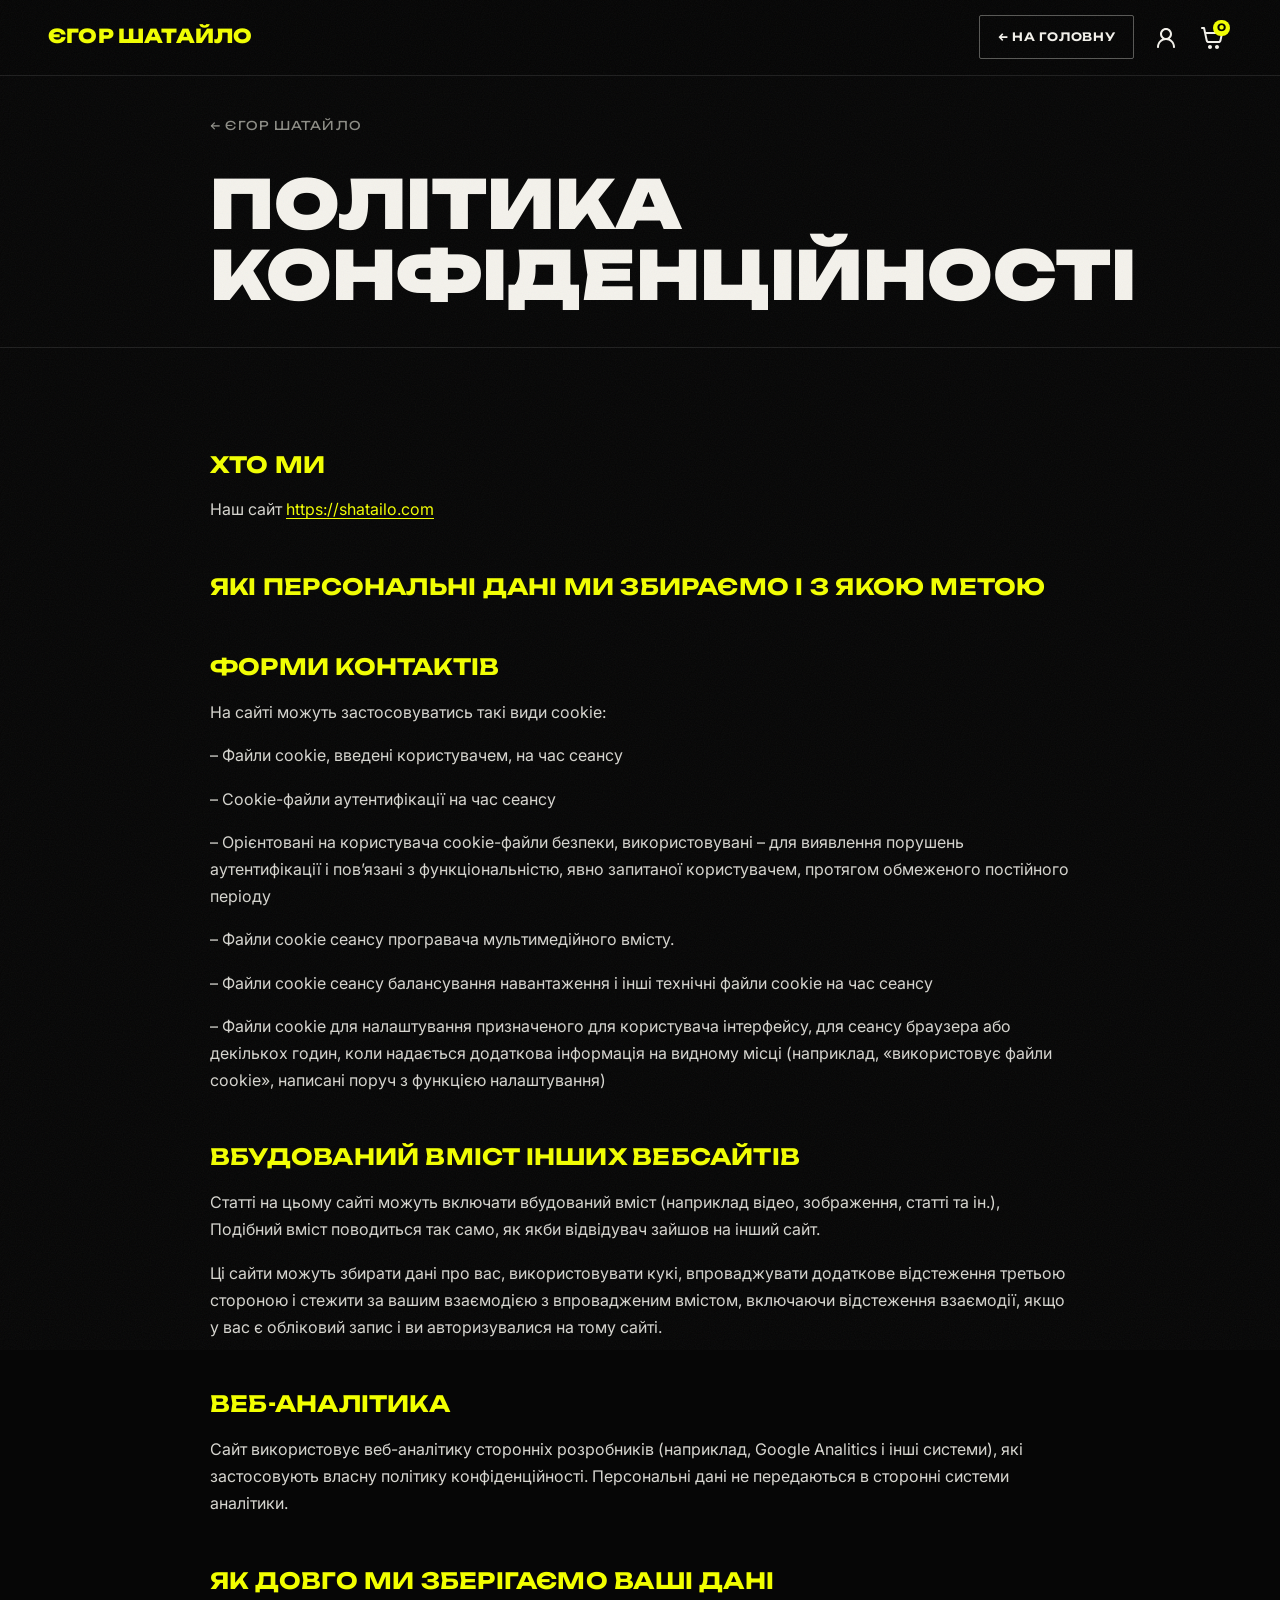
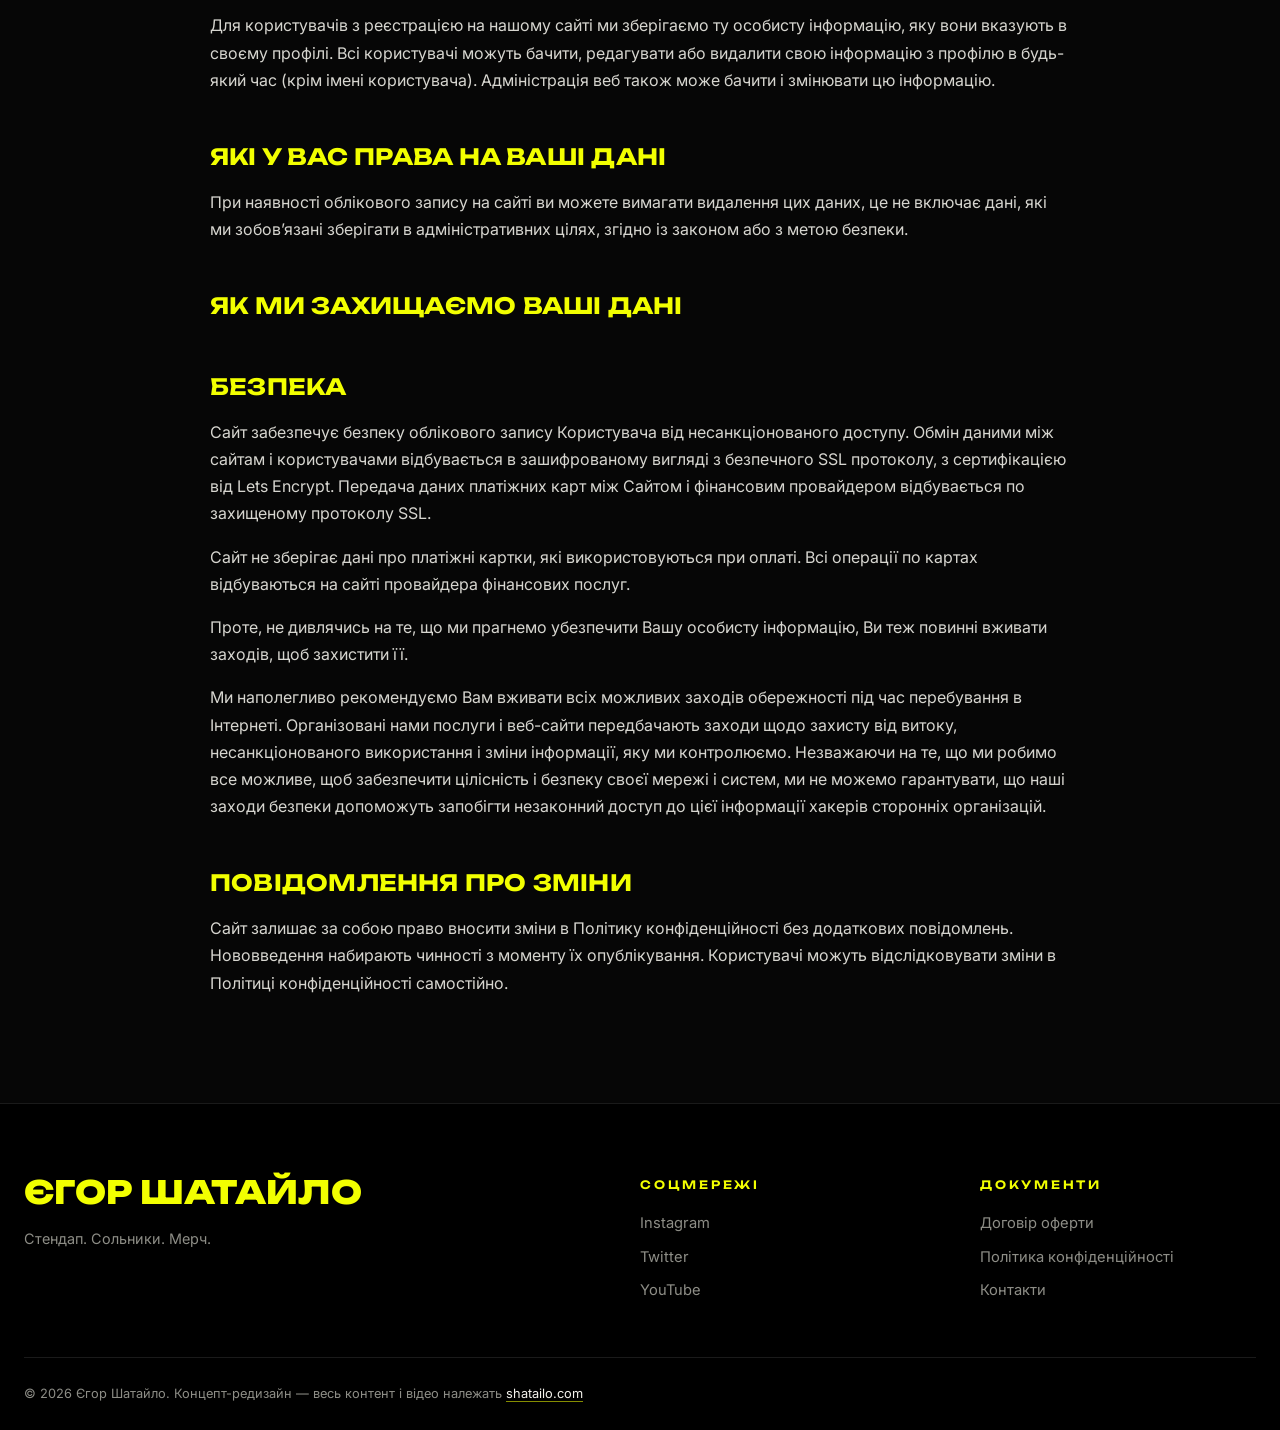
<file: privacy-policy.html>
<!DOCTYPE html>
<html lang="uk">
<head>
  <meta charset="UTF-8">
  <meta name="viewport" content="width=device-width, initial-scale=1.0">
  <title>Політика конфіденційності — Єгор Шатайло</title>
  <meta name="description" content="Політика конфіденційності сайту Єгора Шатайла.">
  <meta name="robots" content="noindex">

  <link rel="icon" href="/assets/logo.svg" type="image/svg+xml">
  <link rel="preconnect" href="https://fonts.googleapis.com">
  <link rel="preconnect" href="https://fonts.gstatic.com" crossorigin>
  <link href="https://fonts.googleapis.com/css2?family=Unbounded:wght@300;400;600;700;800;900&family=Inter:wght@400;500;600&display=swap" rel="stylesheet">
  <link rel="stylesheet" href="/css/style.css">
</head>
<body>

  <div class="noise" aria-hidden="true"></div>
  <div class="cursor" id="cursor" aria-hidden="true"></div>
  <div class="cursor-ring" id="cursorRing" aria-hidden="true"></div>

  <header class="header header--solid">
    <a href="/" class="header__logo" data-hover aria-label="Єгор Шатайло — на головну">
      <span class="logo-text">Єгор Шатайло</span>
    </a>
    <a href="/" class="btn btn--ghost btn--sm" data-hover>← На головну</a>
  </header>

  <main class="legal">
    <section class="legal__hero">
      <div class="legal__inner">
        <a href="/" class="legal__back" data-hover>← Єгор Шатайло</a>
        <h1 class="legal__title">Політика конфіденційності</h1>
      </div>
    </section>

    <section class="legal__content">
      <div class="legal__inner">
        <h2>Хто ми</h2>
        <p>Наш сайт <a href="https://shatailo.com" target="_blank" rel="noopener">https://shatailo.com</a></p>

        <h2>Які персональні дані ми збираємо і з якою метою</h2>

        <h2>Форми контактів</h2>
        <p>На сайті можуть застосовуватись такі види cookie:</p>
        <p>– Файли cookie, введені користувачем, на час сеансу</p>
        <p>– Cookie-файли аутентифікації на час сеансу</p>
        <p>– Орієнтовані на користувача cookie-файли безпеки, використовувані – для виявлення порушень аутентифікації і пов’язані з функціональністю, явно запитаної користувачем, протягом обмеженого постійного періоду</p>
        <p>– Файли cookie сеансу програвача мультимедійного вмісту.</p>
        <p>– Файли cookie сеансу балансування навантаження і інші технічні файли cookie на час сеансу</p>
        <p>– Файли cookie для налаштування призначеного для користувача інтерфейсу, для сеансу браузера або декількох годин, коли надається додаткова інформація на видному місці (наприклад, «використовує файли cookie», написані поруч з функцією налаштування)</p>

        <h2>Вбудований вміст інших вебсайтів</h2>
        <p>Статті на цьому сайті можуть включати вбудований вміст (наприклад відео, зображення, статті та ін.), Подібний вміст поводиться так само, як якби відвідувач зайшов на інший сайт.</p>
        <p>Ці сайти можуть збирати дані про вас, використовувати кукі, впроваджувати додаткове відстеження третьою стороною і стежити за вашим взаємодією з впровадженим вмістом, включаючи відстеження взаємодії, якщо у вас є обліковий запис і ви авторизувалися на тому сайті.</p>

        <h2>Веб-аналітика</h2>
        <p>Сайт використовує веб-аналітику сторонніх розробників (наприклад, Google Analitics і інші системи), які застосовують власну політику конфіденційності. Персональні дані не передаються в сторонні системи аналітики.</p>

        <h2>Як довго ми зберігаємо ваші дані</h2>
        <p>Для користувачів з реєстрацією на нашому сайті ми зберігаємо ту особисту інформацію, яку вони вказують в своєму профілі. Всі користувачі можуть бачити, редагувати або видалити свою інформацію з профілю в будь-який час (крім імені користувача). Адміністрація веб також може бачити і змінювати цю інформацію.</p>

        <h2>Які у вас права на ваші дані</h2>
        <p>При наявності облікового запису на сайті ви можете вимагати видалення цих даних, це не включає дані, які ми зобов’язані зберігати в адміністративних цілях, згідно із законом або з метою безпеки.</p>

        <h2>Як ми захищаємо ваші дані</h2>

        <h2>Безпека</h2>
        <p>Сайт забезпечує безпеку облікового запису Користувача від несанкціонованого доступу. Обмін даними між сайтам і користувачами відбувається в зашифрованому вигляді з безпечного SSL протоколу, з сертифікацією від Lets Encrypt. Передача даних платіжних карт між Сайтом і фінансовим провайдером відбувається по захищеному протоколу SSL.</p>
        <p>Сайт не зберігає дані про платіжні картки, які використовуються при оплаті. Всі операції по картах відбуваються на сайті провайдера фінансових послуг.</p>
        <p>Проте, не дивлячись на те, що ми прагнемо убезпечити Вашу особисту інформацію, Ви теж повинні вживати заходів, щоб захистити її.</p>
        <p>Ми наполегливо рекомендуємо Вам вживати всіх можливих заходів обережності під час перебування в Інтернеті. Організовані нами послуги і веб-сайти передбачають заходи щодо захисту від витоку, несанкціонованого використання і зміни інформації, яку ми контролюємо. Незважаючи на те, що ми робимо все можливе, щоб забезпечити цілісність і безпеку своєї мережі і систем, ми не можемо гарантувати, що наші заходи безпеки допоможуть запобігти незаконний доступ до цієї інформації хакерів сторонніх організацій.</p>

        <h2>Повідомлення про зміни</h2>
        <p>Сайт залишає за собою право вносити зміни в Політику конфіденційності без додаткових повідомлень. Нововведення набирають чинності з моменту їх опублікування. Користувачі можуть відслідковувати зміни в Політиці конфіденційності самостійно.</p>
      </div>
    </section>
  </main>

  <footer class="footer">
    <div class="container footer__grid">
      <div class="footer__brand">
        <span class="logo-text logo-text--lg">Єгор Шатайло</span>
        <p>Стендап. Сольники. Мерч.</p>
      </div>
      <nav class="footer__col" aria-label="Соцмережі">
        <h4>Соцмережі</h4>
        <a href="https://www.instagram.com/egorshatailo/" target="_blank" rel="noopener" data-hover>Instagram</a>
        <a href="https://twitter.com/shatailer" target="_blank" rel="noopener" data-hover>Twitter</a>
        <a href="https://www.youtube.com/results?search_query=%D1%94%D0%B3%D0%BE%D1%80+%D1%88%D0%B0%D1%82%D0%B0%D0%B9%D0%BB%D0%BE" target="_blank" rel="noopener" data-hover>YouTube</a>
      </nav>
      <nav class="footer__col" aria-label="Документи">
        <h4>Документи</h4>
        <a href="/dogovir-oferty" data-hover>Договір оферти</a>
        <a href="/privacy-policy" data-hover>Політика конфіденційності</a>
        <a href="/contact" data-hover>Контакти</a>
      </nav>
    </div>
    <div class="container footer__bottom">
      <p>© <span id="footerYear">2026</span> Єгор Шатайло. Концепт-редизайн — весь контент і відео належать <a href="https://shatailo.com/" target="_blank" rel="noopener" data-hover>shatailo.com</a></p>
    </div>
  </footer>

  <script src="/js/store.js"></script>
  <script src="/js/page.js"></script>
</body>
</html>
</file>
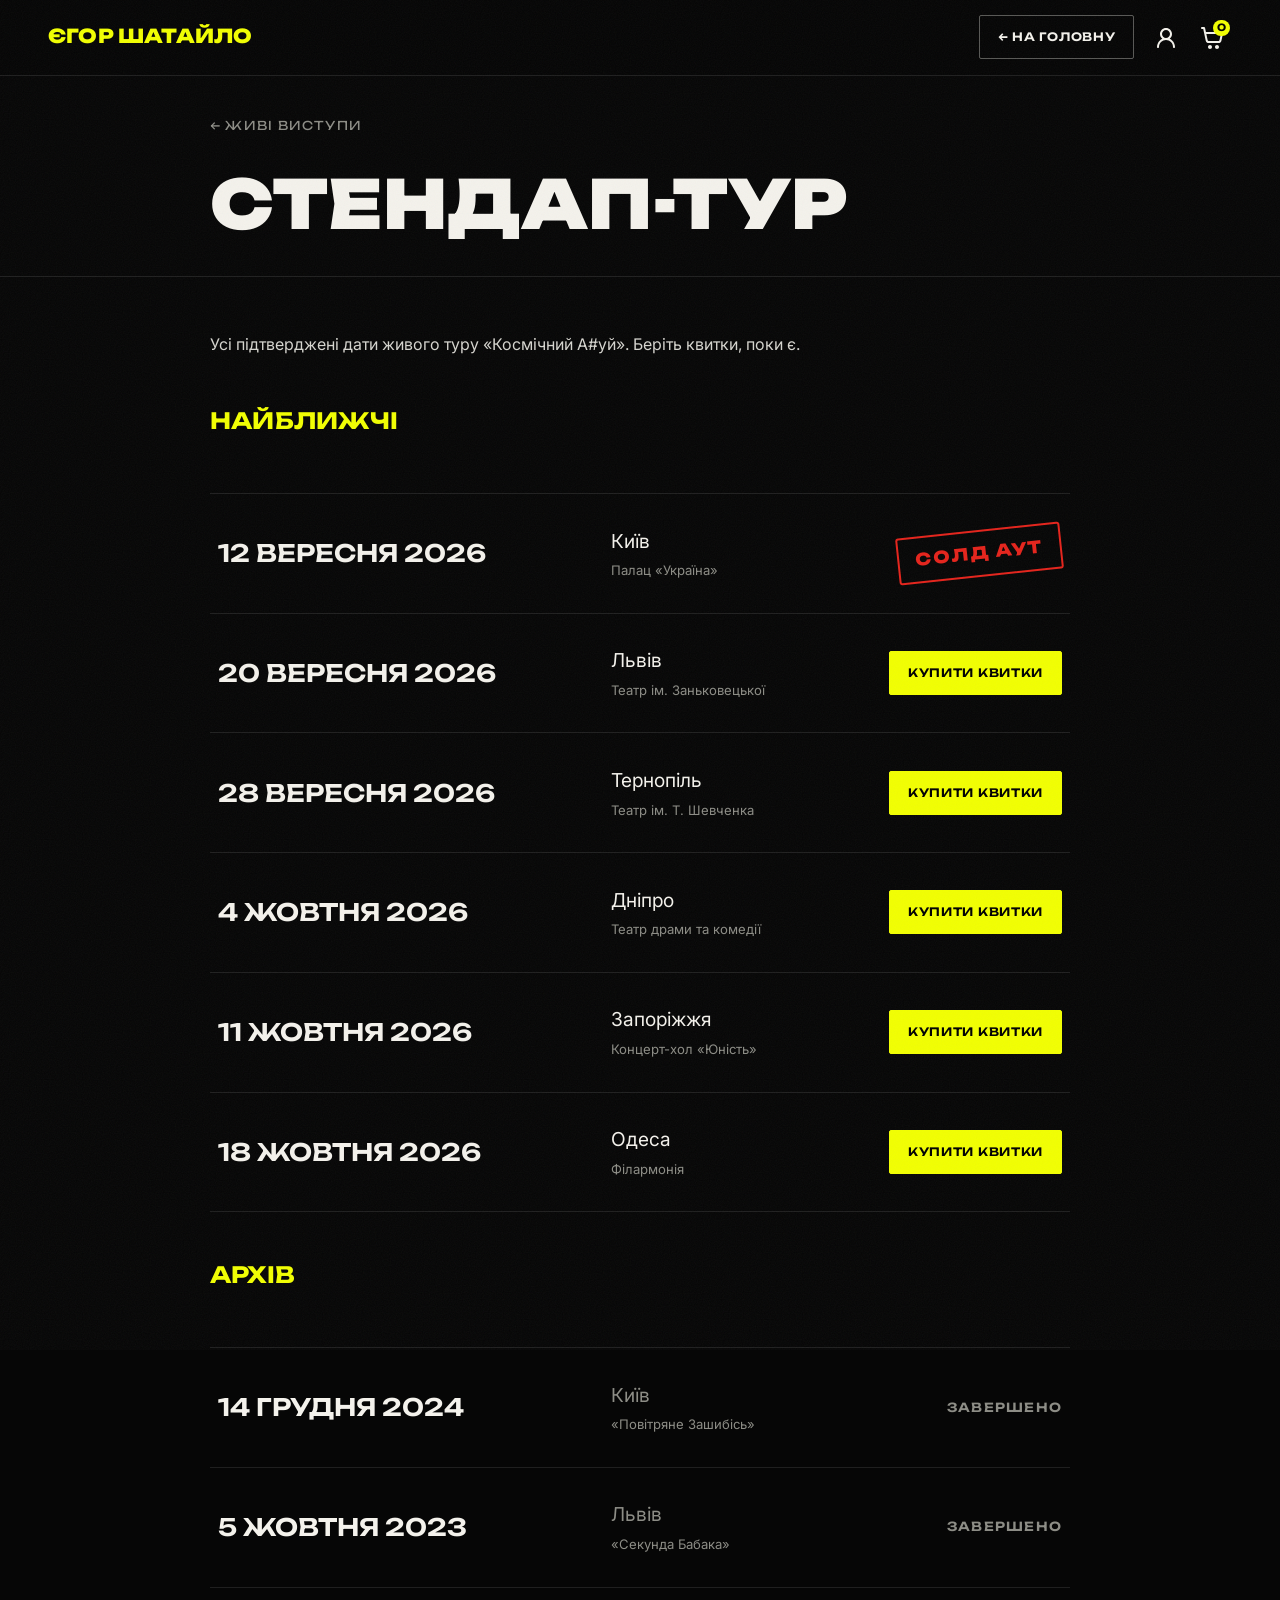
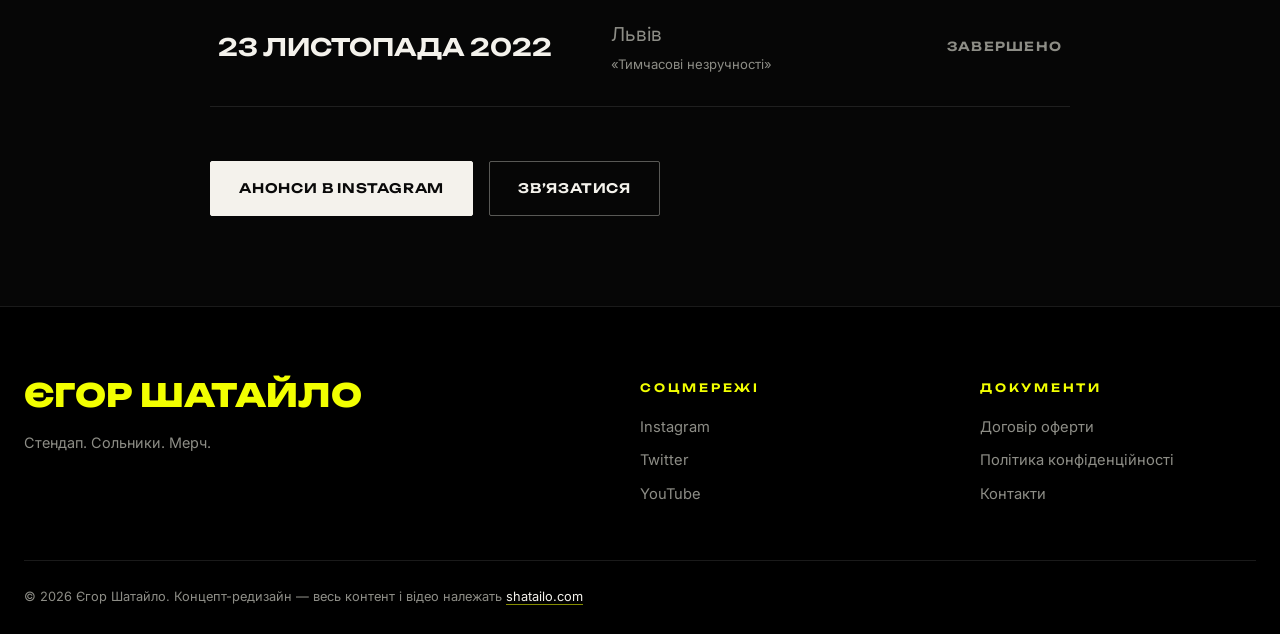
<file: tour.html>
<!DOCTYPE html>
<html lang="uk">
<head>
  <meta charset="UTF-8">
  <meta name="viewport" content="width=device-width, initial-scale=1.0">
  <title>Стендап-тур — Єгор Шатайло</title>
  <meta name="description" content="Повний список живих виступів Єгора Шатайла — усі дати туру «Космічний А#уй».">

  <link rel="icon" href="/assets/logo.svg" type="image/svg+xml">
  <link rel="preconnect" href="https://fonts.googleapis.com">
  <link rel="preconnect" href="https://fonts.gstatic.com" crossorigin>
  <link href="https://fonts.googleapis.com/css2?family=Unbounded:wght@300;400;600;700;800;900&family=Inter:wght@400;500;600&display=swap" rel="stylesheet">
  <link rel="stylesheet" href="/css/style.css">
</head>
<body>

  <div class="noise" aria-hidden="true"></div>
  <div class="cursor" id="cursor" aria-hidden="true"></div>
  <div class="cursor-ring" id="cursorRing" aria-hidden="true"></div>

  <header class="header header--solid">
    <a href="/" class="header__logo" data-hover aria-label="Єгор Шатайло — на головну">
      <span class="logo-text">Єгор Шатайло</span>
    </a>
    <a href="/" class="btn btn--ghost btn--sm" data-hover>← На головну</a>
  </header>

  <main class="legal">
    <section class="legal__hero">
      <div class="legal__inner">
        <a href="/#tour" class="legal__back" data-hover>← Живі виступи</a>
        <h1 class="legal__title">Стендап-тур</h1>
      </div>
    </section>

    <section class="legal__content tour-list-page">
      <div class="legal__inner">
        <p class="contact__intro">Усі підтверджені дати живого туру «Космічний А#уй». Беріть квитки, поки є.</p>

        <h2>Найближчі</h2>
        <ul class="tour__list">
          <li class="tour__row" data-soldout>
            <span class="tour__date">12 вересня 2026</span>
            <span class="tour__city">Київ <i class="tour__venue">Палац «Україна»</i></span>
            <span class="tour__stamp" aria-label="Солд аут">СОЛД АУТ</span>
          </li>
          <li class="tour__row">
            <span class="tour__date">20 вересня 2026</span>
            <span class="tour__city">Львів <i class="tour__venue">Театр ім. Заньковецької</i></span>
            <a class="btn btn--solid btn--sm tour__buy" data-hover target="_blank" rel="noopener"
               href="https://shatailo.com/%d1%81%d1%82%d0%b5%d0%bd%d0%b4%d0%b0%d0%bf-%d1%82%d1%83%d1%80/">Купити квитки</a>
          </li>
          <li class="tour__row">
            <span class="tour__date">28 вересня 2026</span>
            <span class="tour__city">Тернопіль <i class="tour__venue">Театр ім. Т. Шевченка</i></span>
            <a class="btn btn--solid btn--sm tour__buy" data-hover target="_blank" rel="noopener"
               href="https://shatailo.com/%d1%81%d1%82%d0%b5%d0%bd%d0%b4%d0%b0%d0%bf-%d1%82%d1%83%d1%80/">Купити квитки</a>
          </li>
          <li class="tour__row">
            <span class="tour__date">4 жовтня 2026</span>
            <span class="tour__city">Дніпро <i class="tour__venue">Театр драми та комедії</i></span>
            <a class="btn btn--solid btn--sm tour__buy" data-hover target="_blank" rel="noopener"
               href="https://shatailo.com/%d1%81%d1%82%d0%b5%d0%bd%d0%b4%d0%b0%d0%bf-%d1%82%d1%83%d1%80/">Купити квитки</a>
          </li>
          <li class="tour__row">
            <span class="tour__date">11 жовтня 2026</span>
            <span class="tour__city">Запоріжжя <i class="tour__venue">Концерт-хол «Юність»</i></span>
            <a class="btn btn--solid btn--sm tour__buy" data-hover target="_blank" rel="noopener"
               href="https://shatailo.com/%d1%81%d1%82%d0%b5%d0%bd%d0%b4%d0%b0%d0%bf-%d1%82%d1%83%d1%80/">Купити квитки</a>
          </li>
          <li class="tour__row">
            <span class="tour__date">18 жовтня 2026</span>
            <span class="tour__city">Одеса <i class="tour__venue">Філармонія</i></span>
            <a class="btn btn--solid btn--sm tour__buy" data-hover target="_blank" rel="noopener"
               href="https://shatailo.com/%d1%81%d1%82%d0%b5%d0%bd%d0%b4%d0%b0%d0%bf-%d1%82%d1%83%d1%80/">Купити квитки</a>
          </li>
        </ul>

        <h2>Архів</h2>
        <ul class="tour__list">
          <li class="tour__row tour__row--past">
            <span class="tour__date">14 грудня 2024</span>
            <span class="tour__city">Київ <i class="tour__venue">«Повітряне Зашибісь»</i></span>
            <span class="tour__done">Завершено</span>
          </li>
          <li class="tour__row tour__row--past">
            <span class="tour__date">5 жовтня 2023</span>
            <span class="tour__city">Львів <i class="tour__venue">«Секунда Бабака»</i></span>
            <span class="tour__done">Завершено</span>
          </li>
          <li class="tour__row tour__row--past">
            <span class="tour__date">23 листопада 2022</span>
            <span class="tour__city">Львів <i class="tour__venue">«Тимчасові незручності»</i></span>
            <span class="tour__done">Завершено</span>
          </li>
        </ul>

        <div class="tour__actions">
          <a class="btn btn--white" data-hover target="_blank" rel="noopener"
             href="https://www.instagram.com/egorshatailo/">Анонси в Instagram</a>
          <a class="btn btn--ghost" data-hover href="/contact">Зв’язатися</a>
        </div>
      </div>
    </section>
  </main>

  <footer class="footer">
    <div class="container footer__grid">
      <div class="footer__brand">
        <span class="logo-text logo-text--lg">Єгор Шатайло</span>
        <p>Стендап. Сольники. Мерч.</p>
      </div>
      <nav class="footer__col" aria-label="Соцмережі">
        <h4>Соцмережі</h4>
        <a href="https://www.instagram.com/egorshatailo/" target="_blank" rel="noopener" data-hover>Instagram</a>
        <a href="https://twitter.com/shatailer" target="_blank" rel="noopener" data-hover>Twitter</a>
        <a href="https://www.youtube.com/results?search_query=%D1%94%D0%B3%D0%BE%D1%80+%D1%88%D0%B0%D1%82%D0%B0%D0%B9%D0%BB%D0%BE" target="_blank" rel="noopener" data-hover>YouTube</a>
      </nav>
      <nav class="footer__col" aria-label="Документи">
        <h4>Документи</h4>
        <a href="/dogovir-oferty" data-hover>Договір оферти</a>
        <a href="/privacy-policy" data-hover>Політика конфіденційності</a>
        <a href="/contact" data-hover>Контакти</a>
      </nav>
    </div>
    <div class="container footer__bottom">
      <p>© <span id="footerYear">2026</span> Єгор Шатайло. Концепт-редизайн — весь контент і відео належать <a href="https://shatailo.com/" target="_blank" rel="noopener" data-hover>shatailo.com</a></p>
    </div>
  </footer>

  <script src="/js/store.js"></script>
  <script src="/js/page.js"></script>
</body>
</html>
</file>
<file: css/style.css>
/* ============================================================
   ШАТАЙЛО — one-pager
   Палітра: чорний / електричний жовтий / білий (+ червоний штамп)
   ============================================================ */

:root {
  --bg: #060606;
  --bg-2: #0c0c0c;
  --yellow: #f2ff00;
  --yellow-dim: rgba(242, 255, 0, 0.55);
  --white: #f4f2ec;
  --muted: #8d8d86;
  --red: #e5231b;
  --line: rgba(255, 255, 255, 0.1);
  --font-display: "Unbounded", sans-serif;
  --font-body: "Inter", sans-serif;
  --header-h: 76px;
  --ease-out: cubic-bezier(0.22, 1, 0.36, 1);
}

* { margin: 0; padding: 0; box-sizing: border-box; }

html { scroll-behavior: auto; }

/* clip замість hidden: не створює скрол-контейнер і не ламає ScrollTrigger-пін */
html, body { overflow-x: clip; }

body {
  background: var(--bg);
  color: var(--white);
  font-family: var(--font-body);
  font-size: 16px;
  line-height: 1.6;
  -webkit-font-smoothing: antialiased;
}

::selection { background: var(--yellow); color: #000; }

img { display: block; max-width: 100%; }

a { color: inherit; text-decoration: none; }

button { font: inherit; color: inherit; background: none; border: none; cursor: pointer; }

.container {
  width: min(1280px, 100% - 48px);
  margin-inline: auto;
}

.dot { color: var(--yellow); margin: 0 0.35em; }

/* ---------- курсор ---------- */
.cursor, .cursor-ring {
  position: fixed; top: 0; left: 0;
  border-radius: 50%;
  pointer-events: none;
  z-index: 10000;
}
.cursor {
  width: 8px; height: 8px;
  background: var(--yellow);
  transform: translate(-50%, -50%);
}
.cursor-ring {
  width: 38px; height: 38px;
  border: 1px solid var(--yellow-dim);
  transform: translate(-50%, -50%);
  transition: width 0.25s, height 0.25s, border-color 0.25s, background 0.25s;
}
.cursor-ring.is-hover {
  width: 64px; height: 64px;
  background: rgba(242, 255, 0, 0.08);
  border-color: var(--yellow);
}
@media (hover: none), (pointer: coarse) {
  .cursor, .cursor-ring { display: none; }
}

/* ---------- шум ---------- */
.noise {
  position: fixed; inset: -50%;
  width: 200%; height: 200%;
  pointer-events: none;
  z-index: 9000;
  opacity: 0.05;
  background-image: url("data:image/svg+xml,%3Csvg xmlns='http://www.w3.org/2000/svg' width='240' height='240'%3E%3Cfilter id='n'%3E%3CfeTurbulence type='fractalNoise' baseFrequency='0.85' numOctaves='2'/%3E%3C/filter%3E%3Crect width='100%25' height='100%25' filter='url(%23n)'/%3E%3C/svg%3E");
  animation: noiseShift 0.6s steps(4) infinite;
}
@keyframes noiseShift {
  0% { transform: translate(0, 0); }
  25% { transform: translate(-2%, 1%); }
  50% { transform: translate(1%, -2%); }
  75% { transform: translate(-1%, 2%); }
  100% { transform: translate(2%, -1%); }
}

/* ---------- скрол-прогрес ---------- */
.scroll-progress {
  position: fixed; top: 0; left: 0;
  width: 100%; height: 2px;
  background: var(--yellow);
  transform-origin: 0 50%;
  transform: scaleX(0);
  z-index: 9500;
}

/* ---------- прелоадер ---------- */
.preloader {
  position: fixed; inset: 0;
  background: #000;
  z-index: 11000;
  display: grid; place-items: center;
}
.preloader__inner { text-align: center; }
.preloader__word {
  font-family: var(--font-display);
  font-weight: 900;
  font-size: clamp(2rem, 8vw, 5rem);
  letter-spacing: 0.08em;
  color: #000;
  -webkit-text-stroke: 2px rgba(244, 242, 236, 0.25);
  paint-order: stroke fill;
}
.preloader__counter {
  margin-top: 18px;
  font-family: var(--font-display);
  font-weight: 600;
  font-size: 1.1rem;
  color: var(--yellow);
}
.preloader__bar {
  margin: 14px auto 0;
  width: min(320px, 60vw); height: 2px;
  background: rgba(255, 255, 255, 0.12);
  overflow: hidden;
}
.preloader__bar span {
  display: block; width: 100%; height: 100%;
  background: var(--yellow);
  transform-origin: 0 50%;
  transform: scaleX(0);
}

/* ---------- кнопки ---------- */
.btn {
  display: inline-flex; align-items: center; gap: 10px;
  font-family: var(--font-display);
  font-weight: 600;
  font-size: 0.82rem;
  text-transform: uppercase;
  letter-spacing: 0.06em;
  padding: 16px 28px;
  border-radius: 2px;
  white-space: nowrap;
  transition: background 0.25s, color 0.25s, border-color 0.25s, box-shadow 0.25s;
  will-change: transform;
}
.btn--solid {
  background: var(--yellow);
  color: #000;
  border: 1px solid var(--yellow);
}
.btn--solid:hover {
  box-shadow: 0 0 32px rgba(242, 255, 0, 0.35);
}
.btn--ghost {
  background: transparent;
  color: var(--white);
  border: 1px solid rgba(244, 242, 236, 0.35);
}
.btn--ghost:hover {
  border-color: var(--yellow);
  color: var(--yellow);
}
/* біла основа + темний текст (як соц-кнопки на сторінці контактів) */
.btn--white {
  background: var(--white);
  color: #0a0a0a;
  border: 1px solid var(--white);
}
.btn--white:hover {
  background: var(--yellow);
  border-color: var(--yellow);
  color: #000;
  box-shadow: 0 0 32px rgba(242, 255, 0, 0.35);
}
.btn--sm { padding: 12px 18px; font-size: 0.72rem; }
.btn__icon { font-size: 0.7em; }

/* ---------- хедер ---------- */
.header {
  position: fixed; top: 0; left: 0; right: 0;
  height: var(--header-h);
  display: flex; align-items: center; justify-content: space-between;
  padding-inline: clamp(20px, 4vw, 48px);
  z-index: 8000;
  transition: transform 0.4s var(--ease-out), background 0.3s, backdrop-filter 0.3s;
}
.header.is-scrolled {
  background: rgba(6, 6, 6, 0.72);
  backdrop-filter: blur(14px);
  border-bottom: 1px solid var(--line);
}
.header.is-hidden { transform: translateY(-100%); }
/* лого та правий блок — рівної ширини, щоб центральне меню було по центру */
.header__logo { flex: 1 1 0; min-width: 0; }
.header__nav { flex: 0 0 auto; }
/* текстовий логотип */
.logo-text {
  font-family: var(--font-display);
  font-weight: 800;
  font-size: clamp(1rem, 1.5vw, 1.25rem);
  line-height: 1;
  text-transform: uppercase;
  letter-spacing: 0.01em;
  color: var(--yellow);
  white-space: nowrap;
  transition: text-shadow 0.3s;
}
.header__logo:hover .logo-text { text-shadow: 0 0 24px rgba(242, 255, 0, 0.55); }
.logo-text--lg { font-size: clamp(1.5rem, 3vw, 2rem); }
.header__nav {
  display: flex; gap: clamp(18px, 3vw, 40px);
  font-family: var(--font-display);
  font-size: 0.78rem;
  font-weight: 400;
  text-transform: uppercase;
  letter-spacing: 0.08em;
}
.header__nav a {
  position: relative;
  padding: 6px 0;
  color: var(--muted);
  transition: color 0.25s;
}
.header__nav a::after {
  content: "";
  position: absolute; bottom: 0; left: 0;
  width: 100%; height: 1px;
  background: var(--yellow);
  transform: scaleX(0);
  transform-origin: 100% 50%;
  transition: transform 0.35s var(--ease-out);
}
.header__nav a:hover { color: var(--white); }
.header__nav a:hover::after { transform: scaleX(1); transform-origin: 0 50%; }

.cta-short { display: none; }

/* меню налазить на іконки до ~1100px — ховаємо його, поки немає комфортного відступу */
@media (max-width: 1150px) {
  .header__nav { display: none; }
}

@media (max-width: 860px) {
  .header__cta { padding: 12px 18px; font-size: 0.7rem; }
}

/* мобільний хедер: менше лого + кнопка, короткий підпис, є простір між ними */
@media (max-width: 600px) {
  .header { padding-inline: 16px; }
  .header__logo .logo-text { font-size: 0.8rem; }
  .header__cta { padding: 11px 16px; font-size: 0.66rem; }
  .header__cta .cta-full { display: none; }
  .header__cta .cta-short { display: inline; }
}

/* ---------- hero ---------- */
.hero {
  position: relative;
  min-height: 100svh;
  display: grid;
  place-items: center;
  overflow: hidden;
}
.hero__canvas {
  position: absolute; inset: 0;
  width: 100%; height: 100%;
  z-index: 1;
}
.hero__vignette {
  position: absolute; inset: 0;
  z-index: 2;
  background:
    radial-gradient(ellipse 80% 60% at 50% 42%, transparent 30%, rgba(6, 6, 6, 0.78) 100%),
    linear-gradient(to bottom, rgba(6, 6, 6, 0.55), transparent 28%, transparent 70%, var(--bg) 100%);
  pointer-events: none;
}
.hero__content {
  position: relative;
  z-index: 3;
  text-align: center;
  padding: calc(var(--header-h) + 24px) 24px 120px;
}
.hero__label {
  font-family: var(--font-display);
  font-size: clamp(0.7rem, 1.4vw, 0.85rem);
  font-weight: 400;
  letter-spacing: 0.35em;
  text-transform: uppercase;
  color: var(--yellow);
}
.hero__title {
  margin-top: 22px;
  font-family: var(--font-display);
  font-weight: 900;
  font-size: clamp(1.75rem, 9.5vw, 8.2rem);
  line-height: 1.02;
  text-transform: uppercase;
  letter-spacing: 0.01em;
}
/* nowrap: літери-спани не ламаються між собою (КОСМІЧНИЙ лишається в один рядок) */
/* маска лише знизу (для intro-розкриття), зверху розширена — щоб «Й» і світіння не різались */
.hero__line { display: block; overflow: visible; white-space: nowrap; clip-path: inset(-90px 0 0 0); }
.hero__line--accent { color: var(--yellow); text-shadow: 0 0 60px rgba(242, 255, 0, 0.35); }
.hero__title .char { display: inline-block; will-change: transform; }
.hero__meta {
  margin-top: 26px;
  color: var(--muted);
  font-size: clamp(0.85rem, 1.6vw, 1rem);
}
.hero__actions {
  margin-top: 38px;
  display: flex; gap: 16px;
  justify-content: center;
  flex-wrap: wrap;
}
.hero__scrollhint {
  position: absolute;
  bottom: 86px; left: 50%;
  transform: translateX(-50%);
  z-index: 3;
  display: flex; flex-direction: column; align-items: center; gap: 8px;
  font-size: 0.65rem;
  letter-spacing: 0.3em;
  text-transform: uppercase;
  color: var(--muted);
}
.hero__scrollhint i {
  width: 1px; height: 42px;
  background: linear-gradient(to bottom, var(--yellow), transparent);
  animation: scrollPulse 1.8s var(--ease-out) infinite;
}
@keyframes scrollPulse {
  0% { transform: scaleY(0); transform-origin: top; }
  45% { transform: scaleY(1); transform-origin: top; }
  55% { transform: scaleY(1); transform-origin: bottom; }
  100% { transform: scaleY(0); transform-origin: bottom; }
}

/* ---------- marquee ---------- */
.marquee {
  overflow: hidden;
  white-space: nowrap;
  user-select: none;
}
.marquee__track {
  display: inline-flex;
  will-change: transform;
}
.marquee__track span {
  font-family: var(--font-display);
  text-transform: uppercase;
  display: inline-block;
}
.marquee--hero {
  position: absolute; bottom: 0; left: 0; right: 0;
  z-index: 3;
  padding: 14px 0;
  border-top: 1px solid var(--line);
  background: rgba(6, 6, 6, 0.5);
  backdrop-filter: blur(6px);
}
.marquee--hero span {
  font-size: 0.8rem;
  font-weight: 400;
  letter-spacing: 0.18em;
  color: var(--white);
}
.marquee__hl {
  color: var(--yellow);
  font-style: normal;
  font-weight: 600;
}

/* ---------- заголовки секцій ---------- */
.section-index {
  font-family: var(--font-display);
  font-size: 0.75rem;
  font-weight: 400;
  letter-spacing: 0.3em;
  text-transform: uppercase;
  color: var(--yellow);
  margin-bottom: 18px;
}
.section-title {
  font-family: var(--font-display);
  font-weight: 900;
  font-size: clamp(2rem, 6.8vw, 5.1rem);
  line-height: 1.12;
  text-transform: uppercase;
}
/* заливка кольором фону + paint-order ховають внутрішні контури гліфів */
.section-title .outline {
  color: var(--outline-fill, var(--bg));
  -webkit-text-stroke: 3px var(--white);
  paint-order: stroke fill;
}
/* компенсований padding: дає місце зверху для діакритики (Ї, Й) без зсуву верстки */
.reveal-line { display: block; overflow: hidden; padding-top: 0.22em; margin-top: -0.22em; }
.reveal-line > span { display: block; will-change: transform; }

/* ---------- великий екран (feature-банер) ---------- */
.feature {
  position: relative;
  width: 100%;
  height: clamp(850px, 95vh, 900px);
  overflow: hidden;
  background: var(--bg);
}
.feature__media {
  position: absolute;
  inset: 0;
  clip-path: inset(0% 0% 0% 0%);
  will-change: clip-path;
}
.feature__media img {
  width: 100%;
  height: 100%;
  object-fit: cover;
  object-position: 50% 26%;
  transform: scale(1.12);
  will-change: transform;
}
/* затемнення: м'який стик зверху + сильне затемнення знизу під заголовок */
.feature__overlay {
  position: absolute;
  inset: 0;
  pointer-events: none;
  background: linear-gradient(
    to bottom,
    var(--bg) 0%,
    rgba(6, 6, 6, 0) 12%,
    rgba(6, 6, 6, 0.12) 34%,
    rgba(6, 6, 6, 0.55) 55%,
    rgba(6, 6, 6, 0.9) 82%,
    var(--bg) 100%
  );
}
.feature__caption {
  position: absolute;
  left: 0;
  right: 0;
  bottom: 0;
  z-index: 2;
}
/* тіні для читабельності підпису над зображенням */
.feature__caption .section-index { text-shadow: 0 1px 14px rgba(0, 0, 0, 0.85); }
.feature__caption .section-title { text-shadow: 0 2px 30px rgba(0, 0, 0, 0.45); }
/* підзаголовок — єдиний блок із заголовком, прямо під ним на банері */
.feature__intro {
  margin-top: clamp(16px, 2.2vh, 24px);
  max-width: 540px;
  color: rgba(244, 242, 236, 0.82);
  font-size: clamp(0.92rem, 1.4vw, 1.02rem);
  text-shadow: 0 1px 16px rgba(0, 0, 0, 0.6);
}
@media (max-width: 600px) {
  .feature { height: clamp(440px, 74vh, 680px); }
}

/* ---------- сольники ---------- */
.specials {
  position: relative;
  /* десктоп: великий відступ дає центрування карток у піні, тут лишаємо малий */
  padding-top: clamp(12px, 1.5vh, 22px);
  background: var(--bg);
}
.specials__pin {
  position: relative;
  display: flex;
  align-items: center;
  min-height: 74vh;
}
.specials__track {
  display: flex;
  gap: clamp(24px, 4vw, 64px);
  padding-inline: clamp(24px, 6vw, 96px);
  width: max-content;
  align-items: stretch;
}
.specials__progress {
  position: absolute;
  left: clamp(24px, 6vw, 96px); right: clamp(24px, 6vw, 96px);
  bottom: 28px;
  height: 1px;
  background: rgba(255, 255, 255, 0.12);
}
.specials__progress span {
  display: block; height: 100%;
  background: var(--yellow);
  transform-origin: 0 50%;
  transform: scaleX(0);
}

.card {
  position: relative;
  display: grid;
  grid-template-columns: minmax(280px, clamp(300px, 44vh, 520px)) minmax(300px, 420px);
  gap: clamp(20px, 2.5vw, 40px);
  align-items: center;
  padding: clamp(20px, 2.5vw, 36px);
  background: var(--bg-2);
  border: 1px solid var(--line);
  border-radius: 4px;
  transform-style: preserve-3d;
  transition: border-color 0.3s;
}
.card:hover { border-color: rgba(242, 255, 0, 0.45); }
.card::after {
  content: "";
  position: absolute; inset: 0;
  border-radius: 4px;
  background: radial-gradient(420px circle at var(--mx, 50%) var(--my, 50%), rgba(242, 255, 0, 0.08), transparent 60%);
  opacity: 0;
  transition: opacity 0.3s;
  pointer-events: none;
}
.card:hover::after { opacity: 1; }

.card__poster {
  position: relative;
  overflow: hidden;
  border-radius: 2px;
  aspect-ratio: 1;
  transform: translateZ(30px);
}
.card__poster img {
  width: 100%; height: 100%;
  object-fit: cover;
  transition: transform 0.6s var(--ease-out), filter 0.6s;
  filter: saturate(0.9);
}
.card:hover .card__poster img {
  transform: scale(1.06);
  filter: saturate(1.15);
}
.card__num {
  position: absolute; top: 12px; left: 14px;
  font-family: var(--font-display);
  font-weight: 800;
  font-size: 1rem;
  color: var(--yellow);
  text-shadow: 0 2px 12px rgba(0, 0, 0, 0.8);
}
.card__badge {
  position: absolute; top: 12px; right: -34px;
  background: var(--yellow);
  color: #000;
  font-family: var(--font-display);
  font-weight: 800;
  font-size: 0.62rem;
  letter-spacing: 0.18em;
  padding: 6px 40px;
  transform: rotate(45deg);
}
.card__body { transform: translateZ(18px); }
.card__title {
  font-family: var(--font-display);
  font-weight: 800;
  font-size: clamp(1.25rem, 2.2vw, 1.7rem);
  line-height: 1.15;
  text-transform: uppercase;
}
.card__meta {
  margin-top: 10px;
  font-size: 0.82rem;
  color: var(--yellow);
  font-family: var(--font-display);
  font-weight: 400;
}
.card__desc {
  margin-top: 16px;
  color: var(--muted);
  font-size: 0.92rem;
}
.card__actions {
  margin-top: 24px;
  display: flex; gap: 12px; flex-wrap: wrap;
}

/* планшет/мобільний: горизонтальна листалка стає вертикальним списком карток */
@media (max-width: 899px) {
  .specials__track {
    flex-direction: column;
    width: auto;
    padding-inline: 24px;
  }
  .specials__progress { display: none; }
  /* піни нема, тож відступ перед листалкою дає сам padding */
  .specials { padding-top: clamp(72px, 11vh, 104px); padding-bottom: 90px; }
}

/* планшет: картка лишається 2-колонковою (постер зліва, текст справа) і заповнює всю ширину */
@media (min-width: 641px) and (max-width: 899px) {
  .card { grid-template-columns: minmax(0, 0.9fr) minmax(0, 1fr); }
}

/* телефон: вертикальний стек усередині картки (постер зверху, текст знизу) */
@media (max-width: 640px) {
  .card { grid-template-columns: 1fr; }
  .card__poster { max-width: 420px; }
}

/* ---------- про Єгора ---------- */
.about {
  --outline-fill: var(--bg-2);
  position: relative;
  padding: clamp(110px, 16vh, 200px) 0;
  background: var(--bg-2);
  border-top: 1px solid var(--line);
  border-bottom: 1px solid var(--line);
  overflow: hidden;
}
.about__bgtext {
  position: absolute;
  top: 50%; left: 0;
  transform: translateY(-50%);
  font-family: var(--font-display);
  font-weight: 900;
  font-size: clamp(8rem, 22vw, 19rem);
  line-height: 1;
  white-space: nowrap;
  color: var(--bg-2);
  -webkit-text-stroke: 2.5px rgba(244, 242, 236, 0.18);
  paint-order: stroke fill;
  pointer-events: none;
  user-select: none;
}
.about__grid {
  position: relative;
  display: grid;
  /* текстова колонка ширша, щоб «УКРАЇНЕЦЬ» при 5.1rem вписувався без обрізання */
  grid-template-columns: minmax(220px, 0.8fr) minmax(420px, 1.2fr);
  gap: clamp(40px, 5vw, 80px);
  align-items: center;
}
.about__photo {
  position: relative;
}
.about__photo img {
  width: 100%;
  aspect-ratio: 4 / 5;
  object-fit: cover;
  object-position: 60% 20%;
  border-radius: 2px;
}
.about__photo-frame {
  position: absolute; inset: 0;
  border: 1px solid var(--yellow);
  border-radius: 2px;
  transform: translate(14px, 14px);
  pointer-events: none;
}
.about__bio {
  margin-top: 28px;
  max-width: 480px;
  color: var(--muted);
  font-size: 1.02rem;
}
.about__stats {
  margin-top: 44px;
  display: flex;
  gap: clamp(28px, 4vw, 56px);
  list-style: none;
  flex-wrap: wrap;
}
.about__stats b {
  display: block;
  font-family: var(--font-display);
  font-weight: 800;
  font-size: clamp(2rem, 4.5vw, 3.4rem);
  color: var(--yellow);
  line-height: 1;
}
.about__stats span {
  display: block;
  margin-top: 8px;
  font-size: 0.78rem;
  letter-spacing: 0.14em;
  text-transform: uppercase;
  color: var(--muted);
}
@media (max-width: 860px) {
  /* одна колонка: фото зверху, текст знизу — більший вертикальний відступ між ними */
  .about__grid { grid-template-columns: 1fr; row-gap: clamp(72px, 12vw, 100px); }
  .about__photo { max-width: 460px; }
  /* біо й статистика — на всю ширину текстового блока */
  .about__bio { max-width: none; }
  /* 3 показники в один рядок рівними колонками на всю ширину; довгі підписи переносяться */
  .about__stats { gap: clamp(12px, 2.5vw, 24px); flex-wrap: nowrap; }
  .about__stats li { flex: 1 1 0; min-width: 0; }
}
/* планшет: фото центруємо, текстовий блок лишаємо на всю ширину */
@media (min-width: 601px) and (max-width: 860px) {
  .about__photo { justify-self: center; }
}

/* ---------- тур ---------- */
.tour {
  padding: clamp(110px, 16vh, 200px) 0;
  background: var(--bg);
}
.tour__list {
  list-style: none;
  margin-top: clamp(40px, 6vh, 70px);
  border-top: 1px solid var(--line);
}
.tour__row {
  display: flex;
  align-items: center;
  gap: clamp(20px, 4vw, 60px);
  padding: clamp(22px, 3.5vh, 36px) 8px;
  border-bottom: 1px solid var(--line);
  transition: background 0.3s, padding-left 0.3s;
}
.tour__row:hover { background: rgba(255, 255, 255, 0.02); padding-left: 20px; }
.tour__date {
  font-family: var(--font-display);
  font-weight: 600;
  font-size: clamp(1rem, 2.4vw, 1.5rem);
  text-transform: uppercase;
  /* фіксована ширина колонки → усі міста вирівняні по лівому краю */
  flex: 0 0 12.5em;
  white-space: nowrap;
}
.tour__city {
  flex: 1;
  font-size: clamp(0.95rem, 2vw, 1.2rem);
  color: var(--white);
}
.tour__venue {
  display: block;
  margin-top: 4px;
  font-style: normal;
  font-size: 0.82rem;
  color: var(--muted);
}
.tour__buy { flex-shrink: 0; }
.tour__lead {
  margin: 22px 0 4px;
  max-width: 560px;
  color: var(--muted);
}
.tour__stamp {
  font-family: var(--font-display);
  font-weight: 800;
  font-size: clamp(0.8rem, 1.6vw, 1.05rem);
  letter-spacing: 0.12em;
  color: var(--red);
  border: 2px solid var(--red);
  border-radius: 3px;
  padding: 8px 16px;
  transform: rotate(-6deg);
  text-transform: uppercase;
}
.tour__done {
  flex-shrink: 0;
  font-family: var(--font-display);
  font-weight: 600;
  font-size: 0.78rem;
  letter-spacing: 0.1em;
  text-transform: uppercase;
  color: var(--muted);
  white-space: nowrap;
}
.tour__row--past .tour__city,
.tour__row--past .tour__venue { color: var(--muted); }
.tour__actions {
  margin-top: clamp(36px, 6vh, 60px);
  display: flex; gap: 16px; flex-wrap: wrap;
}
/* адаптиви: кнопки туру — розміром як кнопки в картках сольників (.btn--sm) */
@media (max-width: 899px) {
  .tour__actions .btn { padding: 12px 18px; font-size: 0.72rem; }
}
/* мобільний: дата меншим рядком зверху, місто + кнопка/штамп праворуч в один рядок */
@media (max-width: 620px) {
  .tour__row {
    flex-wrap: wrap;
    align-items: center;
    gap: 4px 12px;
    padding: 18px 6px;
  }
  .tour__date { flex: 0 0 100%; font-size: 0.9rem; }
  .tour__city { flex: 1 1 0; min-width: 0; font-size: 0.95rem; }
  .tour__venue { font-size: 0.74rem; }
  .tour__buy { flex: 0 0 auto; padding: 8px 13px; font-size: 0.6rem; }
  .tour__stamp { flex: 0 0 auto; padding: 6px 12px; font-size: 0.62rem; }
  .tour__done { flex: 0 0 auto; font-size: 0.66rem; }
}
/* сторінка повного туру: ширша колонка дати (є місяці «листопада»/«грудня») */
@media (min-width: 621px) {
  .tour-list-page .tour__date { flex-basis: 14.25em; }
}

/* ---------- футер ---------- */
.footer {
  border-top: 1px solid var(--line);
  background: #000;
  padding-top: clamp(50px, 8vh, 90px);
}
.footer__grid {
  display: grid;
  grid-template-columns: 2fr 1fr 1fr;
  gap: clamp(30px, 5vw, 70px);
  padding-bottom: clamp(40px, 6vh, 70px);
}
.footer__brand p {
  margin-top: 16px;
  color: var(--muted);
  font-size: 0.9rem;
}
.footer__col { display: flex; flex-direction: column; gap: 10px; }
.footer__col h4 {
  font-family: var(--font-display);
  font-size: 0.72rem;
  font-weight: 600;
  letter-spacing: 0.24em;
  text-transform: uppercase;
  color: var(--yellow);
  margin-bottom: 8px;
}
.footer__col a {
  color: var(--muted);
  font-size: 0.92rem;
  width: fit-content;
  transition: color 0.25s, transform 0.25s;
}
.footer__col a:hover { color: var(--white); transform: translateX(6px); }
.footer__bottom {
  border-top: 1px solid var(--line);
  padding: 26px 0;
  font-size: 0.8rem;
  color: var(--muted);
}
.footer__bottom a { color: var(--white); border-bottom: 1px solid var(--yellow-dim); }
@media (max-width: 720px) {
  .footer__grid { grid-template-columns: 1fr; }
}

/* ---------- сторінки контенту (legal) ---------- */
.header--solid {
  background: rgba(6, 6, 6, 0.85);
  backdrop-filter: blur(14px);
  border-bottom: 1px solid var(--line);
}
.legal { padding-top: var(--header-h); }
.legal__inner {
  width: min(860px, 100% - 48px);
  margin-inline: auto;
}
.legal__hero {
  padding: clamp(24px, 4vh, 56px) 0 clamp(28px, 4vh, 44px);
  border-bottom: 1px solid var(--line);
}
.legal__back {
  display: inline-flex;
  align-items: center;
  gap: 8px;
  font-family: var(--font-display);
  font-size: 0.76rem;
  font-weight: 400;
  letter-spacing: 0.1em;
  text-transform: uppercase;
  color: var(--muted);
  margin-bottom: clamp(22px, 4vh, 34px);
  transition: color 0.25s, gap 0.25s;
}
.legal__back:hover { color: var(--yellow); gap: 12px; }
.legal__title {
  font-family: var(--font-display);
  font-weight: 900;
  font-size: clamp(2rem, 6vw, 4.2rem);
  line-height: 1.05;
  text-transform: uppercase;
}
.legal__updated {
  margin-top: 16px;
  color: var(--muted);
  font-size: 0.85rem;
}
.legal__content { padding: clamp(36px, 6vh, 64px) 0 clamp(60px, 10vh, 120px); }
.legal__content h2 {
  font-family: var(--font-display);
  font-weight: 700;
  font-size: clamp(1.05rem, 2.2vw, 1.4rem);
  text-transform: uppercase;
  letter-spacing: 0.01em;
  color: var(--yellow);
  margin: clamp(32px, 5vh, 48px) 0 14px;
}
.legal__content > *:first-child { margin-top: 0; }
.legal__content p {
  margin-bottom: 16px;
  color: rgba(244, 242, 236, 0.88);
  line-height: 1.7;
}
.legal__content p.is-muted { color: var(--muted); }
.legal__content p.is-quote {
  color: var(--muted);
  font-style: italic;
  padding-left: 18px;
  border-left: 2px solid var(--line);
}
.legal__content strong { color: var(--white); font-weight: 600; }
.legal__content p a {
  color: var(--yellow);
  text-decoration: underline;
  text-underline-offset: 3px;
}
.legal__contacts {
  margin-top: clamp(36px, 6vh, 56px);
  padding-top: clamp(24px, 4vh, 36px);
  border-top: 1px solid var(--line);
  color: var(--muted);
  font-size: 0.9rem;
}
.legal__contacts strong { color: var(--yellow); }

/* ---------- контакт-сторінка ---------- */
.contact__intro {
  color: var(--muted);
  max-width: 620px;
  margin-bottom: clamp(28px, 5vh, 44px);
}
.contact__direct {
  display: grid;
  gap: 1px;
  background: var(--line);
  border: 1px solid var(--line);
  border-radius: 4px;
  overflow: hidden;
  margin-bottom: 18px;
}
.contact__line {
  display: flex;
  align-items: baseline;
  justify-content: space-between;
  gap: 20px;
  padding: clamp(15px, 2.4vh, 22px) clamp(16px, 2.5vw, 24px);
  background: var(--bg-2);
  text-decoration: none;
  transition: background 0.25s;
}
.contact__line:hover { background: #141414; }
.contact__label {
  font-family: var(--font-display);
  font-size: 0.72rem;
  letter-spacing: 0.16em;
  text-transform: uppercase;
  color: var(--muted);
}
.contact__value {
  font-family: var(--font-display);
  font-weight: 600;
  font-size: clamp(1rem, 2.4vw, 1.35rem);
  color: var(--white);
  transition: color 0.25s;
  text-align: right;
}
.contact__line:hover .contact__value { color: var(--yellow); }
.contact__socials {
  display: flex;
  gap: 10px;
  flex-wrap: wrap;
  margin-bottom: clamp(40px, 7vh, 64px);
}
.contact__socials a {
  font-family: var(--font-display);
  font-weight: 600;
  font-size: 0.76rem;
  letter-spacing: 0.06em;
  text-transform: uppercase;
  text-decoration: none;
  color: #0a0a0a;
  background: var(--white);
  border: 1px solid var(--white);
  border-radius: 3px;
  padding: 12px 22px;
  transition: transform 0.28s var(--ease-out), background 0.25s, border-color 0.25s,
    box-shadow 0.28s, color 0.25s;
  will-change: transform;
}
.contact__socials a:hover {
  background: var(--yellow);
  border-color: var(--yellow);
  color: #000;
  transform: translateY(-3px);
  box-shadow: 0 10px 30px rgba(242, 255, 0, 0.28);
}
.contact__socials a:active { transform: translateY(-1px) scale(0.97); }
/* телефон: значення під заголовком (а не поруч), щоб довгий email не обрізався */
@media (max-width: 560px) {
  .contact__line { flex-direction: column; align-items: flex-start; gap: 6px; }
  .contact__value { text-align: left; overflow-wrap: anywhere; }
}

/* контакт-форма — на всю ширину контейнера, як блок з телефоном/email */
.cform { max-width: none; }
.cform__row {
  display: grid;
  grid-template-columns: 1fr 1fr;
  gap: 16px;
}
.cform__field {
  display: flex;
  flex-direction: column;
  gap: 8px;
  margin-bottom: 16px;
}
.cform__field > span {
  font-family: var(--font-display);
  font-size: 0.72rem;
  letter-spacing: 0.12em;
  text-transform: uppercase;
  color: var(--muted);
}
.cform input,
.cform textarea {
  font-family: var(--font-body);
  font-size: 0.95rem;
  color: var(--white);
  background: var(--bg-2);
  border: 1px solid var(--line);
  border-radius: 3px;
  padding: 14px 16px;
  width: 100%;
  transition: border-color 0.25s, background 0.25s;
}
.cform input::placeholder,
.cform textarea::placeholder { color: #5c5c57; }
.cform input:focus,
.cform textarea:focus {
  outline: none;
  border-color: var(--yellow);
  background: #111;
}
.cform textarea { resize: vertical; min-height: 140px; }
.cform__hp { position: absolute; left: -9999px; width: 1px; height: 1px; opacity: 0; pointer-events: none; }
.cform__submit { margin-top: 4px; }
.cform__status {
  margin-top: 14px;
  font-size: 0.88rem;
  min-height: 1.2em;
  color: var(--muted);
}
.cform__status.is-ok { color: var(--yellow); }
.cform__status.is-err { color: var(--red); }
@media (max-width: 560px) {
  .cform__row { grid-template-columns: 1fr; }
}

/* ---------- модалка ---------- */
.modal {
  position: fixed; inset: 0;
  z-index: 10500;
  display: grid; place-items: center;
  padding: 24px;
  visibility: hidden;
}
.modal.is-open { visibility: visible; }
.modal__backdrop {
  position: absolute; inset: 0;
  background: rgba(0, 0, 0, 0.86);
  backdrop-filter: blur(8px);
  opacity: 0;
}
.modal__panel {
  position: relative;
  width: min(960px, 100%);
  background: var(--bg-2);
  border: 1px solid var(--line);
  border-radius: 4px;
  overflow: hidden;
  opacity: 0;
  transform: translateY(40px) scale(0.97);
}
.modal__head {
  display: flex; align-items: center; justify-content: space-between;
  padding: 16px 22px;
  border-bottom: 1px solid var(--line);
}
.modal__head h3 {
  font-family: var(--font-display);
  font-size: 0.95rem;
  font-weight: 600;
  text-transform: uppercase;
  letter-spacing: 0.06em;
}
.modal__close {
  font-size: 1.1rem;
  color: var(--muted);
  padding: 6px 10px;
  transition: color 0.25s, transform 0.25s;
}
.modal__close:hover { color: var(--yellow); transform: rotate(90deg); }
.modal__video {
  position: relative;
  aspect-ratio: 16 / 9;
  background: #000;
}
.modal__video iframe {
  position: absolute; inset: 0;
  width: 100%; height: 100%;
  border: 0;
}
.modal__foot {
  display: flex; align-items: center; justify-content: space-between;
  gap: 16px;
  padding: 16px 22px;
  flex-wrap: wrap;
}
.modal__foot p { font-size: 0.82rem; color: var(--muted); }

/* ---------- reveal-утиліти ---------- */
.reveal { opacity: 0; transform: translateY(40px); }

/* ============================================================
   STORE: хедер-іконки, міні-кошик, модалка входу, кошик, оформлення
   ============================================================ */

/* ---------- хедер-інструменти (акаунт + кошик) ---------- */
/* правий блок: зліва іконки, справа кнопка «Придбати» */
.header__right { flex: 1 1 0; min-width: 0; display: flex; align-items: center; justify-content: flex-end; gap: clamp(10px, 1.5vw, 18px); }
.header__tools { display: flex; align-items: center; gap: 6px; }
/* під-сторінки (кабінет, кошик, легал тощо): іконки — прямий нащадок .header, без .header__right.
   Кнопка стоїть впритул до іконок — додаємо відступ між ними */
.header > .header__tools { margin-left: 12px; }
.hicon {
  position: relative;
  display: inline-flex; align-items: center; justify-content: center;
  width: 40px; height: 40px;
  color: var(--white);
  border-radius: 50%;
  transition: color 0.25s, background 0.25s;
}
.hicon:hover { color: var(--yellow); background: rgba(255, 255, 255, 0.06); }
.hicon__badge {
  position: absolute; top: 2px; right: 2px;
  min-width: 16px; height: 16px; padding: 0 4px;
  display: grid; place-items: center;
  background: var(--yellow); color: #000;
  font-family: var(--font-display); font-weight: 700; font-size: 0.62rem;
  border-radius: 9px;
}
@media (max-width: 860px) {
  .header__tools { gap: 2px; }
  .hicon { width: 36px; height: 36px; }
  .header__cta { padding: 10px 14px; }
}
/* телефон: ховаємо кнопку хедера (CTA на головній / бек-лінк на під-сторінках) —
   на вузьких екранах вона налазить на лого; назад можна через лінк у hero-секції */
@media (max-width: 480px) {
  .header .btn { display: none; }
}

/* ---------- міні-кошик (сайдбар) ---------- */
.minicart { position: fixed; inset: 0; z-index: 10600; visibility: hidden; }
.minicart.is-open { visibility: visible; }
.minicart__backdrop {
  position: absolute; inset: 0;
  background: rgba(0, 0, 0, 0.6); backdrop-filter: blur(4px);
  opacity: 0; transition: opacity 0.3s;
}
.minicart.is-open .minicart__backdrop { opacity: 1; }
.minicart__panel {
  position: absolute; top: 0; right: 0; bottom: 0;
  width: min(420px, 100%);
  background: var(--bg-2);
  border-left: 1px solid var(--line);
  display: flex; flex-direction: column;
  transform: translateX(100%);
  transition: transform 0.4s var(--ease-out);
}
.minicart.is-open .minicart__panel { transform: translateX(0); }
.minicart__head {
  display: flex; align-items: center; justify-content: space-between;
  padding: 20px 22px; border-bottom: 1px solid var(--line);
}
.minicart__head h3 {
  font-family: var(--font-display); font-weight: 700; font-size: 1rem;
  text-transform: uppercase; letter-spacing: 0.06em;
}
.minicart__close { font-size: 1rem; color: var(--muted); padding: 6px 8px; transition: color 0.25s, transform 0.25s; }
.minicart__close:hover { color: var(--yellow); transform: rotate(90deg); }
.minicart__body { flex: 1; overflow-y: auto; padding: 16px 22px; }
.minicart__empty { color: var(--muted); text-align: center; margin-top: 40px; line-height: 1.7; }
.minicart__foot { border-top: 1px solid var(--line); padding: 18px 22px; }
.minicart__subtotal {
  display: flex; justify-content: space-between; align-items: baseline;
  margin-bottom: 16px;
}
.minicart__subtotal span { color: var(--muted); font-size: 0.85rem; text-transform: uppercase; letter-spacing: 0.08em; }
.minicart__subtotal b { font-family: var(--font-display); font-weight: 700; font-size: 1.25rem; color: var(--yellow); }
.minicart__actions { display: grid; gap: 10px; }
.minicart__actions .btn { width: 100%; justify-content: center; }

.mc-item { display: grid; grid-template-columns: 56px 1fr auto; gap: 12px; align-items: start; padding: 14px 0; border-bottom: 1px solid var(--line); }
.mc-item__img { width: 56px; height: 56px; object-fit: cover; border-radius: 3px; }
.mc-item__title { font-size: 0.9rem; line-height: 1.3; }
.mc-item__row { display: flex; align-items: center; justify-content: space-between; margin-top: 10px; gap: 10px; }
.mc-item__price { font-family: var(--font-display); font-weight: 600; font-size: 0.9rem; white-space: nowrap; }
.mc-item__rm { color: var(--muted); font-size: 0.8rem; padding: 2px 4px; transition: color 0.25s; }
.mc-item__rm:hover { color: var(--red); }

.qty { display: inline-flex; align-items: center; border: 1px solid var(--line); border-radius: 3px; }
.qty__btn { width: 28px; height: 28px; color: var(--white); font-size: 1rem; line-height: 1; transition: color 0.2s, background 0.2s; }
.qty__btn:hover { color: var(--yellow); background: rgba(255, 255, 255, 0.05); }
.qty__val { min-width: 28px; text-align: center; font-family: var(--font-display); font-size: 0.85rem; }

/* ---------- модалка входу / акаунта ---------- */
.authmodal { position: fixed; inset: 0; z-index: 10700; display: grid; place-items: center; padding: 24px; visibility: hidden; }
.authmodal.is-open { visibility: visible; }
.authmodal__backdrop { position: absolute; inset: 0; background: rgba(0, 0, 0, 0.78); backdrop-filter: blur(8px); opacity: 0; transition: opacity 0.3s; }
.authmodal.is-open .authmodal__backdrop { opacity: 1; }
.authmodal__panel {
  position: relative; width: min(420px, 100%);
  background: var(--bg-2); border: 1px solid var(--line); border-radius: 6px;
  padding: clamp(28px, 5vw, 44px);
  opacity: 0; transform: translateY(20px) scale(0.98); transition: opacity 0.35s, transform 0.35s var(--ease-out);
}
.authmodal.is-open .authmodal__panel { opacity: 1; transform: none; }
.authmodal__close { position: absolute; top: 14px; right: 16px; font-size: 1rem; color: var(--muted); padding: 6px 8px; transition: color 0.25s, transform 0.25s; }
.authmodal__close:hover { color: var(--yellow); transform: rotate(90deg); }
.authmodal__title { font-family: var(--font-display); font-weight: 800; font-size: 1.5rem; text-transform: uppercase; margin-bottom: 24px; }
.auth-google { width: 100%; justify-content: center; }
.auth-google-wrap { display: flex; justify-content: center; min-height: 44px; color-scheme: light; }
.auth-google__g { font-family: var(--font-display); font-weight: 800; color: #0a0a0a; }
.auth-or { display: flex; align-items: center; gap: 14px; margin: 20px 0; color: var(--muted); font-size: 0.8rem; }
.auth-or::before, .auth-or::after { content: ""; flex: 1; height: 1px; background: var(--line); }
.auth-form { display: flex; flex-direction: column; gap: 14px; }
.auth-field { display: flex; flex-direction: column; gap: 7px; }
.auth-field > span { font-family: var(--font-display); font-size: 0.7rem; letter-spacing: 0.12em; text-transform: uppercase; color: var(--muted); }
.auth-field input {
  font-family: var(--font-body); font-size: 0.95rem; color: var(--white);
  background: var(--bg); border: 1px solid var(--line); border-radius: 3px; padding: 13px 15px; width: 100%;
  transition: border-color 0.25s, background 0.25s;
}
.auth-field input:focus { outline: none; border-color: var(--yellow); background: #111; }
.auth-submit { width: 100%; justify-content: center; margin-top: 4px; }
.auth-row { display: flex; align-items: center; justify-content: space-between; gap: 12px; font-size: 0.82rem; }
.auth-remember { display: inline-flex; align-items: center; gap: 8px; color: var(--muted); cursor: pointer; }
.auth-remember input { accent-color: var(--yellow); }
.auth-lost { color: var(--yellow); text-decoration: underline; white-space: nowrap; }
.auth-lost:hover { color: var(--white); }
.auth-back { display: inline-block; color: var(--muted); font-family: var(--font-display); font-size: 0.7rem; letter-spacing: 0.1em; text-transform: uppercase; text-decoration: none; margin-bottom: 16px; transition: color 0.25s; }
.auth-back:hover { color: var(--yellow); }
.auth-note { color: var(--muted); font-size: 0.76rem; line-height: 1.5; margin: 0 0 20px; }
.auth-status { min-height: 1em; margin: 4px 0 0; font-size: 0.85rem; color: var(--muted); }
.auth-status.is-err { color: var(--red); }
.auth-account { display: flex; align-items: center; gap: 14px; margin-bottom: 22px; }
.auth-account__avatar { width: 48px; height: 48px; border-radius: 50%; background: var(--yellow); color: #000; display: grid; place-items: center; font-family: var(--font-display); font-weight: 800; font-size: 1.2rem; }
.auth-account__name { font-weight: 600; }
.auth-account__email { color: var(--muted); font-size: 0.85rem; }
.auth-cabinet { width: 100%; justify-content: center; margin-bottom: 10px; opacity: 0.6; pointer-events: none; }
.authmodal__panel [data-logout] { width: 100%; justify-content: center; }

/* ---------- сторінка кошика ---------- */
.cartpage__empty { text-align: center; padding: clamp(40px, 8vh, 90px) 0; color: var(--muted); display: grid; gap: 22px; justify-items: center; }
.cartpage__table-wrap { overflow-x: auto; }
/* fixed-розкладка: колонки розтягнуті на всю ширину рядка, числа — праворуч */
.cartpage__table { width: 100%; min-width: 540px; table-layout: fixed; border-collapse: collapse; margin-bottom: clamp(28px, 4vh, 48px); }
.cartpage__table th {
  text-align: left; padding: 0 16px 16px 0; border-bottom: 1px solid var(--line);
  font-family: var(--font-display); font-size: 0.72rem; letter-spacing: 0.1em; text-transform: uppercase; color: var(--muted); font-weight: 600;
}
.cartpage__table td { padding: 18px 16px 18px 0; border-bottom: 1px solid var(--line); vertical-align: middle; }
/* колонки: × | Товар(гнучка) | Ціна | Кількість | Підсумок */
.cartpage__table th:first-child, .cp-cell-rm { width: 40px; padding-right: 8px; }
.cartpage__table th:nth-child(3), .cartpage__table td:nth-child(3) { width: 16%; text-align: right; }
.cartpage__table th:nth-child(4), .cartpage__table td:nth-child(4) { width: 18%; text-align: center; }
.cartpage__table th:last-child, .cartpage__table td:last-child { width: 18%; text-align: right; padding-right: 0; }
.cartpage__table td:nth-child(3), .cartpage__table td:last-child { white-space: nowrap; }
.cp-rm { color: var(--muted); font-size: 0.85rem; transition: color 0.25s; }
.cp-rm:hover { color: var(--red); }
.cp-prod { display: flex; align-items: center; gap: 14px; min-width: 0; }
.cp-prod img { width: 52px; height: 52px; object-fit: cover; border-radius: 3px; flex-shrink: 0; }
.cp-prod span { font-weight: 500; min-width: 0; }
.cartpage__table td:nth-child(4) .qty { display: inline-flex; }
.cartpage__table td:last-child b { color: var(--white); font-family: var(--font-display); }

/* мобільний вигляд: картки товарів (як у міні-кошику) замість таблиці */
.cartpage__cards { display: none; }

/* низ: ліворуч «продовжити покупки», праворуч картка підсумків */
.cartpage__foot { display: flex; justify-content: space-between; align-items: flex-start; gap: clamp(24px, 4vw, 56px); flex-wrap: wrap; }
.cartpage__continue { color: var(--muted); font-family: var(--font-display); font-size: 0.8rem; text-transform: uppercase; letter-spacing: 0.06em; padding-top: 8px; transition: color 0.25s; }
.cartpage__continue:hover { color: var(--yellow); }
.cartpage__totals { width: 100%; max-width: 400px; margin-left: auto; background: var(--bg-2); border: 1px solid var(--line); border-radius: 6px; padding: clamp(22px, 2.5vw, 30px); }
.cartpage__totals-title { font-family: var(--font-display); font-weight: 700; font-size: 1.15rem; text-transform: uppercase; margin-bottom: 16px; }
.cartpage__totals-row { display: flex; justify-content: space-between; gap: 16px; padding: 12px 0; border-bottom: 1px solid var(--line); color: var(--muted); }
.cartpage__totals-row b { color: var(--white); font-family: var(--font-display); }
.cartpage__totals-row--grand { color: var(--white); border-bottom: none; padding-top: 14px; }
.cartpage__totals-row--grand b { color: var(--yellow); font-size: 1.2rem; }
.cartpage__checkout { width: 100%; justify-content: center; margin-top: 20px; }

@media (max-width: 640px) {
  .cartpage__table-wrap { display: none; }
  .cartpage__cards { display: block; margin-bottom: clamp(24px, 5vh, 40px); }
  .cartpage__cards .mc-item:first-child { padding-top: 0; }
}

/* ---------- сторінка оформлення ---------- */
.checkout { display: grid; grid-template-columns: 1.2fr 0.8fr; gap: clamp(28px, 4vw, 56px); align-items: start; }
.checkout__h { font-family: var(--font-display); font-weight: 700; font-size: 1.3rem; text-transform: uppercase; margin-bottom: 20px; }
/* заголовок «Платіжні дані» в лівій колонці форми — рівні відступи зверху/знизу */
.checkout__col--form .checkout__h { margin-top: 16px; margin-bottom: 16px; }
.checkout__col--form { display: flex; flex-direction: column; gap: 16px; }
.checkout__as { color: var(--muted); font-size: 0.9rem; margin-top: -8px; }
.checkout__login { color: var(--yellow); text-decoration: underline; text-underline-offset: 3px; }
.checkout__pay { border: 1px solid var(--line); border-radius: 4px; padding: 18px; background: var(--bg); }
.checkout__pay-label { font-family: var(--font-display); font-size: 0.72rem; letter-spacing: 0.1em; text-transform: uppercase; color: var(--yellow); }
.checkout__pay-note { color: var(--muted); font-size: 0.85rem; margin-top: 8px; line-height: 1.5; }
.checkout__pay-logo { width: 180px; max-width: 100%; height: auto; display: block; margin-top: 14px; }
.checkout__submit { width: 100%; justify-content: center; margin-top: 18px; }
.checkout__legal { font-size: 0.8rem; color: var(--muted); margin-top: 12px; text-align: center; }
.checkout__legal a { color: var(--muted); text-decoration: underline; text-underline-offset: 2px; }
.checkout__col--summary { background: var(--bg-2); border: 1px solid var(--line); border-radius: 6px; padding: clamp(20px, 2.5vw, 30px); position: sticky; top: calc(var(--header-h) + 16px); }
.checkout__summary { width: 100%; border-collapse: collapse; }
.checkout__summary td { padding: 12px 0; border-bottom: 1px solid var(--line); font-size: 0.92rem; }
.checkout__summary td:last-child { text-align: right; white-space: nowrap; font-family: var(--font-display); }
.co-x { color: var(--muted); }
.checkout__summary-sub td { color: var(--muted); }
.checkout__summary-grand td { border-bottom: none; padding-top: 16px; color: var(--white); font-weight: 600; }
.checkout__summary-grand td:last-child { color: var(--yellow); font-size: 1.15rem; }
.checkout__done { text-align: center; padding: clamp(40px, 8vh, 90px) 0; display: grid; gap: 18px; justify-items: center; }
.checkout__done-mark { width: 72px; height: 72px; border-radius: 50%; background: var(--yellow); color: #000; display: grid; place-items: center; font-size: 2rem; font-weight: 800; }
.checkout__done h2 { font-family: var(--font-display); font-weight: 800; font-size: clamp(1.6rem, 4vw, 2.4rem); text-transform: uppercase; }
.checkout__done p { color: var(--muted); max-width: 520px; line-height: 1.6; }
.checkout__done b { color: var(--white); font-family: var(--font-display); font-weight: 600; }
.checkout__done .checkout__done-lead { color: var(--white); }
.checkout__done .checkout__done-email {
  display: inline-flex; align-items: center; justify-content: center; flex-wrap: wrap; gap: 4px 10px;
  max-width: 100%; text-align: center;
  padding: 12px 22px; background: var(--bg-2); border: 1px solid var(--line); border-radius: 999px;
  color: var(--muted); font-size: 0.92rem;
}
.checkout__done-email b { overflow-wrap: anywhere; }
.checkout__done-email__ic { color: var(--yellow); font-size: 1.05rem; line-height: 1; }
.checkout__done-actions { display: flex; gap: 14px; flex-wrap: wrap; justify-content: center; margin-top: 10px; }
.checkout__done .checkout__done-note { font-size: 0.76rem; color: var(--muted); opacity: 0.55; margin-top: 2px; }
@media (max-width: 820px) {
  .checkout { grid-template-columns: 1fr; }
  /* кнопка тепер у сайдбарі — лишаємо форму зверху, сайдбар (з кнопкою) знизу */
  .checkout__col--summary { position: static; }
}

/* ---------- плеєр-модалка (перегляд сольника) ---------- */
.playermodal { position: fixed; inset: 0; z-index: 10800; display: grid; place-items: center; padding: 24px; visibility: hidden; }
.playermodal.is-open { visibility: visible; }
.playermodal__backdrop { position: absolute; inset: 0; background: rgba(0, 0, 0, 0.88); backdrop-filter: blur(8px); opacity: 0; transition: opacity 0.3s; }
.playermodal.is-open .playermodal__backdrop { opacity: 1; }
.playermodal__panel {
  position: relative; width: min(960px, 100%);
  max-height: calc(100vh - 48px); overflow: hidden auto;
  background: var(--bg-2); border: 1px solid var(--line); border-radius: 4px;
  opacity: 0; transform: translateY(24px) scale(0.97); transition: opacity 0.35s, transform 0.35s var(--ease-out);
}
.playermodal.is-open .playermodal__panel { opacity: 1; transform: none; }
.playermodal__head { display: flex; align-items: center; justify-content: space-between; padding: 16px 22px; border-bottom: 1px solid var(--line); }
.playermodal__head h3 { font-family: var(--font-display); font-size: 0.95rem; font-weight: 600; text-transform: uppercase; }
.playermodal__close { font-size: 1.1rem; color: var(--muted); padding: 6px 10px; transition: color 0.25s, transform 0.25s; }
.playermodal__close:hover { color: var(--yellow); transform: rotate(90deg); }
.playermodal__video { position: relative; aspect-ratio: 16 / 9; background: #000; }
.playermodal__video iframe { position: absolute; inset: 0; width: 100%; height: 100%; border: 0; }
.playermodal__foot { padding: 18px 22px 22px; }
.playermodal__meta {
  font-family: var(--font-display); font-weight: 600; font-size: 0.78rem;
  letter-spacing: 0.04em; text-transform: uppercase; color: var(--yellow); margin-bottom: 10px;
}
.playermodal__desc { color: rgba(244, 242, 236, 0.85); font-size: 0.92rem; line-height: 1.6; margin-bottom: 12px; }
.playermodal__note { font-size: 0.78rem; color: var(--muted); }

/* ---------- кабінет ---------- */
/* шапка: «Вітаємо» зверху, нижче — ім'я (велике Unbounded) і навпроти нього ВИЙТИ */
.acc-head { margin-bottom: clamp(20px, 3vh, 28px); }
.acc-greet { color: var(--muted); font-size: 0.85rem; margin: 0 0 6px; }
.acc-head__row { display: flex; justify-content: space-between; align-items: baseline; gap: 18px; }
.acc-welcome__name { min-width: 0; font-family: var(--font-display); font-weight: 800; font-size: clamp(1.8rem, 5.5vw, 2.9rem); line-height: 1.03; text-transform: uppercase; color: var(--white); }
.acc-logout { flex: 0 0 auto; font-family: var(--font-display); font-size: 0.78rem; font-weight: 600; letter-spacing: 0.06em; text-transform: uppercase; color: var(--muted); white-space: nowrap; transition: color 0.25s; }
.acc-logout:hover { color: var(--yellow); }
/* кабінет: герой без generic-заголовка «Кабінет» — головним стає ім'я користувача */
.legal--account .legal__hero { border-bottom: none; padding-bottom: 0; }
.legal--account .legal__content { padding-top: clamp(6px, 1.5vh, 14px); }

/* таби — завжди один рядок, з горизонтальним скролом за потреби */
.acc-nav { display: flex; flex-wrap: nowrap; gap: 0; border-bottom: 1px solid var(--line); margin-bottom: clamp(28px, 5vh, 44px); overflow-x: auto; scrollbar-width: none; }
.acc-nav::-webkit-scrollbar { display: none; }
.acc-tab {
  flex: 0 0 auto; white-space: nowrap;
  font-family: var(--font-display); font-size: 0.72rem; font-weight: 600; letter-spacing: 0; text-transform: uppercase;
  color: var(--muted); padding: 13px 10px; border-bottom: 2px solid transparent; transition: color 0.25s, border-color 0.25s;
}
.acc-tab:hover { color: var(--white); }
.acc-tab.is-active { color: var(--yellow); border-bottom-color: var(--yellow); }
.acc-empty { text-align: center; padding: clamp(36px, 7vh, 80px) 0; color: var(--muted); display: grid; gap: 22px; justify-items: center; }

.acc-lib { display: grid; grid-template-columns: repeat(2, 1fr); gap: clamp(18px, 2.5vw, 28px); }
.acc-lib__card { background: var(--bg-2); border: 1px solid var(--line); border-radius: 4px; overflow: hidden; transition: border-color 0.3s; }
.acc-lib__card:hover { border-color: rgba(242, 255, 0, 0.4); }
.acc-lib__poster { position: relative; aspect-ratio: 1; overflow: hidden; }
.acc-lib__poster img { width: 100%; height: 100%; object-fit: cover; transition: transform 0.5s; }
.acc-lib__card:hover .acc-lib__poster img { transform: scale(1.05); }
.acc-lib__play { position: absolute; inset: 0; display: grid; place-items: center; background: rgba(6, 6, 6, 0.35); opacity: 0; transition: opacity 0.3s; }
.acc-lib__poster:hover .acc-lib__play { opacity: 1; }
.acc-lib__play span { width: 54px; height: 54px; border-radius: 50%; background: var(--white); color: #000; display: grid; place-items: center; font-size: 1.05rem; padding-left: 4px; }
.acc-lib__body { padding: 16px; display: grid; gap: 12px; }
.acc-lib__body h3 { font-family: var(--font-display); font-weight: 700; font-size: 1rem; text-transform: uppercase; line-height: 1.2; }
.acc-lib__body .acc-lib__info { font-family: var(--font-display); font-weight: 400; font-size: 0.8rem; color: var(--yellow); margin-top: -4px; }
.acc-lib__body .btn { width: 100%; justify-content: center; }

/* таблиця замовлень — власні стилі (раніше успадковувала .cartpage__table й ламалась) */
.acc-orders-wrap { overflow-x: auto; }
.acc-orders { width: 100%; border-collapse: collapse; }
.acc-orders th {
  text-align: left; padding: 0 16px 16px 0; border-bottom: 1px solid var(--line);
  font-family: var(--font-display); font-size: 0.72rem; letter-spacing: 0.1em; text-transform: uppercase; color: var(--muted); font-weight: 600;
}
.acc-orders td { padding: 18px 16px 18px 0; border-bottom: 1px solid var(--line); vertical-align: middle; }
.acc-orders td[data-label] { white-space: nowrap; }
/* кнопка «Переглянути» — по правому краю рядка */
.acc-orders th:last-child, .acc-orders td:last-child { text-align: right; padding-right: 0; }

/* телефон: рядок-таблиця → картка (підпис: значення) */
@media (max-width: 600px) {
  .acc-orders thead { display: none; }
  .acc-orders, .acc-orders tbody, .acc-orders tr, .acc-orders td { display: block; }
  .acc-orders tr { border: 1px solid var(--line); border-radius: 4px; padding: 12px 16px; margin-bottom: 14px; }
  .acc-orders td { border: none; padding: 5px 0; text-align: left; white-space: normal; }
  .acc-orders td[data-label]::before {
    content: attr(data-label); display: inline-block; min-width: 92px;
    color: var(--muted); text-transform: uppercase; font-size: 0.68rem; letter-spacing: 0.08em;
  }
  .acc-orders td:last-child { text-align: left; margin-top: 10px; }
}
.acc-status { color: var(--yellow); font-family: var(--font-display); font-size: 0.78rem; }
.acc-back { color: var(--muted); font-family: var(--font-display); font-size: 0.8rem; text-transform: uppercase; letter-spacing: 0.06em; margin-bottom: 18px; display: inline-block; transition: color 0.25s; }
.acc-back:hover { color: var(--yellow); }
.acc-h { font-family: var(--font-display); font-weight: 700; font-size: 1.4rem; text-transform: uppercase; }
.acc-h--sm { font-size: 1rem; margin-top: 32px; padding-bottom: 14px; border-bottom: 1px solid var(--line); }
.acc-sub { color: var(--muted); font-size: 0.85rem; margin: 6px 0 18px; }
.acc-bill { color: var(--muted); line-height: 1.7; margin-top: 16px; }

.acc-profile { width: 100%; display: flex; flex-direction: column; gap: clamp(24px, 3.4vh, 36px); }
.acc-profile__row { display: grid; grid-template-columns: 1fr 1fr; gap: 16px; }
.acc-hint { color: var(--muted); font-size: 0.76rem; margin-top: 6px; display: block; }
.acc-pass { border: 1px solid var(--line); border-radius: 4px; padding: 18px; display: flex; flex-direction: column; gap: 14px; }
.acc-pass legend { font-family: var(--font-display); font-size: 0.72rem; letter-spacing: 0.1em; text-transform: uppercase; color: var(--yellow); padding: 0 8px; }
.acc-profile__save { display: flex; align-items: center; gap: 16px; }
.acc-saved { color: var(--yellow); font-size: 0.9rem; }
@media (max-width: 560px) { .acc-profile__row, .acc-lib { grid-template-columns: 1fr; } }

/* ---------- reduced motion ---------- */
@media (prefers-reduced-motion: reduce) {
  .noise { animation: none; }
  .hero__scrollhint i { animation: none; }
  .reveal { opacity: 1; transform: none; }
  .minicart__panel, .authmodal__panel { transition: none; }
  * { scroll-behavior: auto !important; }
}
</file>
